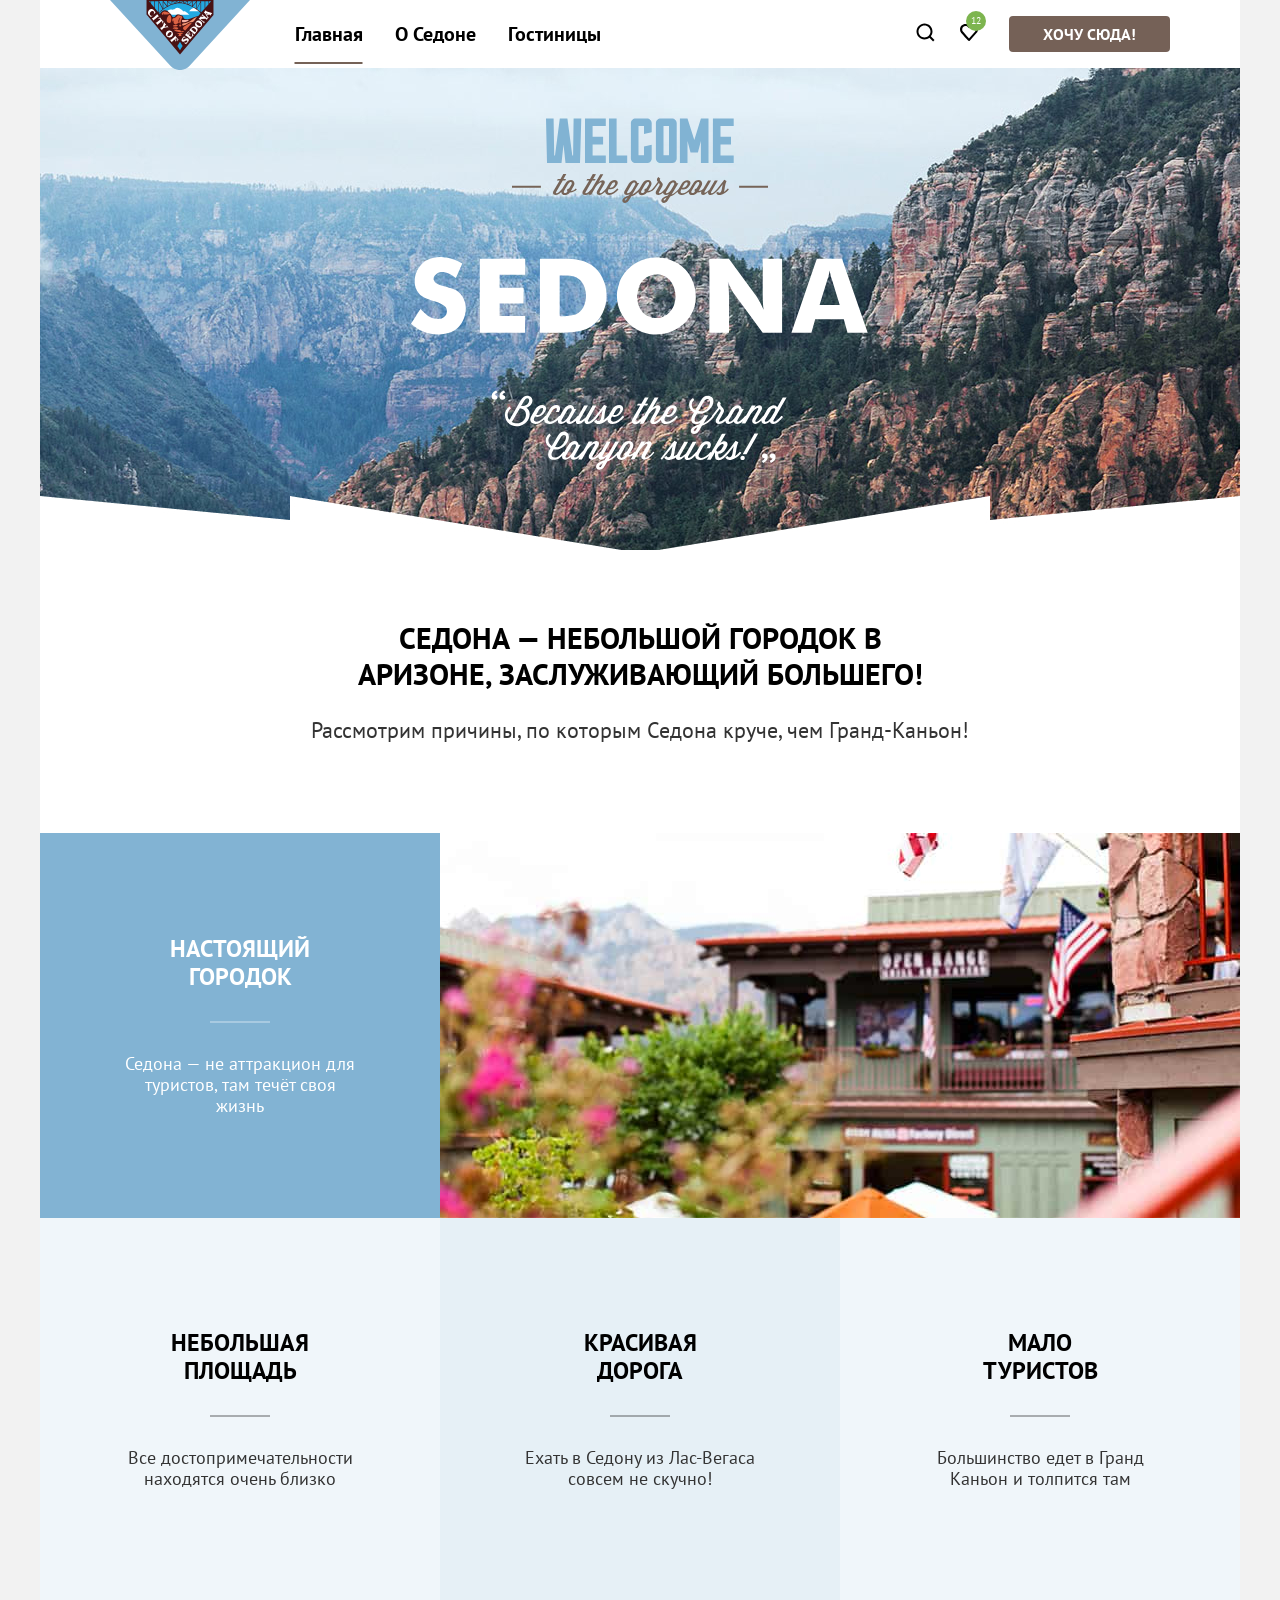
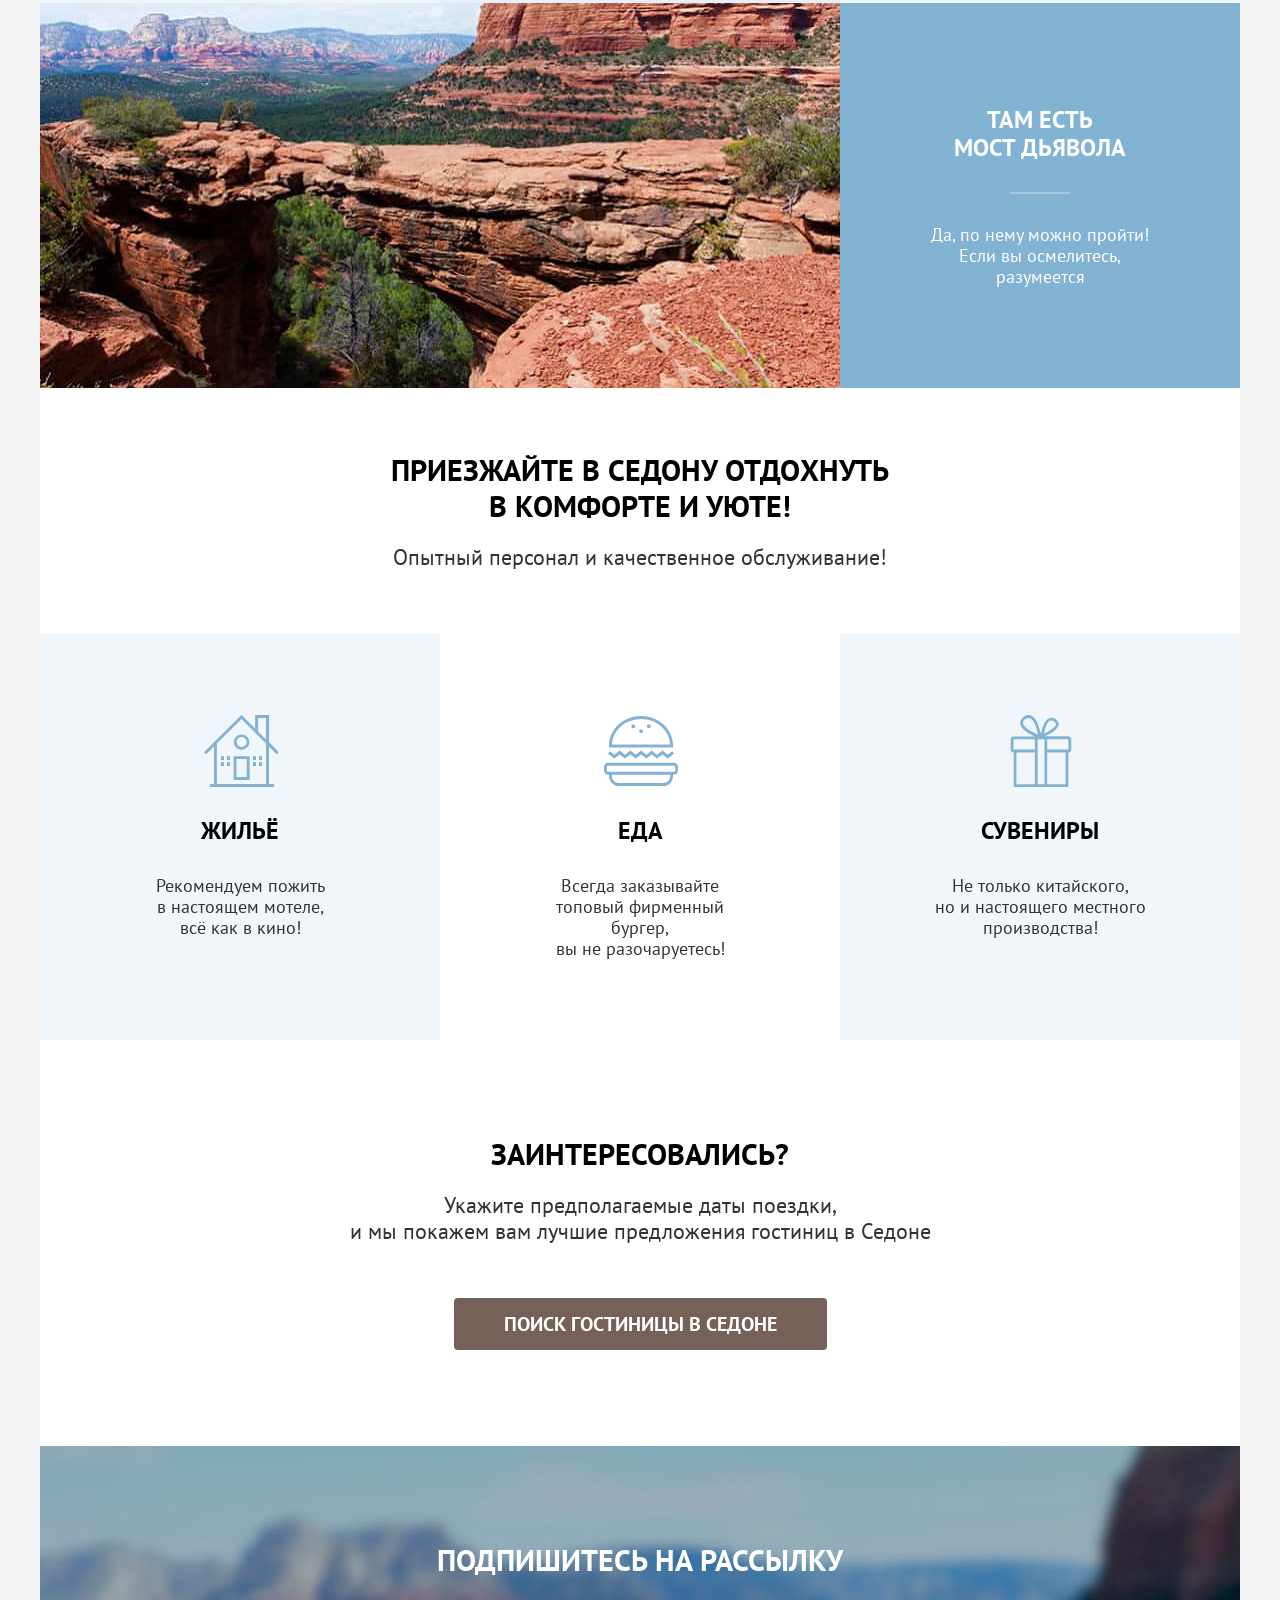
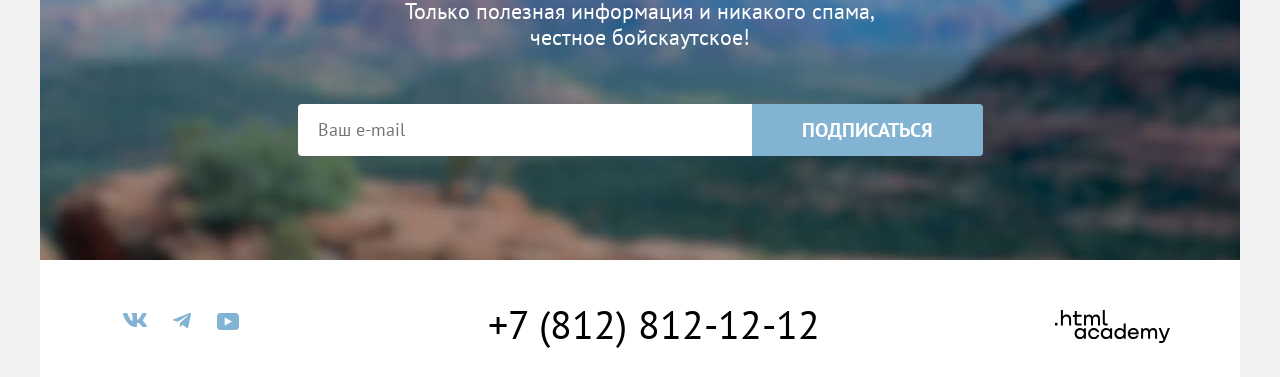
<file: 1/index.html>
<!DOCTYPE html>
<html lang="ru">
  <head>
    <meta charset="utf-8">
    <meta name="viewport" content="width=device-width, initial-scale=1.0">
    <title>Седона, Городок в Аризоне</title>
    <link rel="stylesheet" href="styles/style.css">
    <link rel="icon" href="favicon.ico">
    <base href="https://htmlacademy-htmlcss.github.io/2596319-sedona-2/1/">
</head>
  <body>
    <div class="page_container">
      <header class="header" data-test="header">
        <nav class="header_navigation">
          <a class="header_navigation--logo" href="index.html"><img src="images/logo.svg" width="140" height="70"
          alt="Городок Седона"></a>
          <div class="header_navigation--container">
            <ul class="header_navigation--linklist">
              <li class="header_navigation--linklist--item">
                <a href="index.html">Главная</a>
              </li>
              <li class="header_navigation--linklist--item">
                <a href="#">О Седоне</a>
              </li>
              <li class="header_navigation--linklist--item">
                <a href="hotels.html">Гостиницы</a>
              </li>
            </ul>
            <ul class="header_navigation--interactlist">
              <li class="header_navigation--interactlist--wrapper">
                <li class="header_navigation--interactlist--item">
                  <a class="header_navigation--interactlist--item--search" href="#">
                    <svg width="20" height="20" viewBox="0 0 20 20" fill="black" xmlns="http://www.w3.org/2000/svg">
                      <path d="M19.5 18.0083L15.8 14.3287C16.8 13.0359 17.5 11.3453 17.5 9.4558C17.5 5.08011 13.9 1.5 9.5 1.5C5.1 1.5 1.5 5.17956 1.5 9.55525C1.5 13.9309 5.1 17.511 9.5 17.511C11.3 17.511 13 16.9144 14.4 15.8204L18.1 19.5L19.5 18.0083ZM9.5 15.5221C6.2 15.5221 3.5 12.837 3.5 9.55525C3.5 6.27348 6.2 3.5884 9.5 3.5884C12.8 3.5884 15.5 6.27348 15.5 9.55525C15.5 12.837 12.8 15.5221 9.5 15.5221Z"/>
                    </svg>
                    <span class="visually_hidden">Поиск</span>
                  </a>
                </li>
                <li class="header_navigation--interactlist--item">
                  <a class="header_navigation--interactlist--item--favorite" href="#">
                    <svg width="20" height="20" viewBox="0 0 20 20" fill="black" xmlns="http://www.w3.org/2000/svg">
                      <path d="M9.9 19C9.6 19 9.3 18.9 9.1 18.6C3.7 12.5 2.4 11.1 2.1 10.7C1.4 9.8 1 8.6 1 7.4C1 4.4 3.4 2 6.5 2C7.8 2 9 2.5 10 3.3C11 2.5 12.3 2 13.5 2C16.5 2 19 4.4 19 7.4C19 8.7 18.5 9.9 17.7 10.8L10.7 18.7C10.5 18.9 10.3 19 9.9 19ZM3.9 9.5C4.2 9.9 7.4 13.5 10 16.4L16.2 9.4C16.7 8.9 16.9 8.2 16.9 7.4C16.9 5.6 15.4 4.1 13.6 4.1C12.6 4.1 11.6 4.6 10.9 5.4C10.6 5.7 10.3 5.8 10 5.8C9.7 5.8 9.4 5.6 9.2 5.4C8.5 4.6 7.5 4.1 6.5 4.1C4.7 4.1 3.2 5.6 3.2 7.4C3.1 8.3 3.5 9 3.9 9.5C3.8 9.5 3.8 9.5 3.9 9.5Z"/>
                    </svg>
                    <span class="visually_hidden">В избранное</span>
                    <span class="header_navigation--interactlist--item--favorite--quantity">12</span>
                  </a>
                </li>
              <li class="header_navigation--interactlist--item--wantthere">
                <a href="#">Хочу сюда!</a>
              </li>
            </ul>
          </div>
        </nav>
      </header>
      <main data-test="main">
        <section class="welcome" data-test="hero">
          <h1 class="welcome_title visually_hidden">Седона, городок в Аризоне</h1>
          <img class="welcome_img" src="images/welcometosedona.svg"
            alt="Welcome to the gorgeous Sedona, because the Grand Canyon sucks!" width="458" height="352">
        </section>
        <section class="pros" data-test="advantages">
          <h2 class="pros_title">Седона — небольшой городок в Аризоне,
            заслуживающий большего!
          </h2>
          <p class="pros_desc">Рассмотрим причины, по которым Седона круче, чем Гранд-Каньон!</p>
          <ul class="pros_container">
            <li class="pros_container--reason">
              <h3 class="pros_container--reason--title">Настоящий городок</h3>
              <div class="pros_container--reason--blueishborder"></div>
              <p class="pros_container--reason--desc">Седона — не аттракцион для туристов, там течёт своя
                жизнь</p>
            </li>
            <li class="pros_container--townhall"><img src="images/townhall.jpg" alt="В Седоне лучше, чем в мегаполисах" width="800" height="385">
            </li>
            <li class="pros_container--reason">
              <h3 class="pros_container--reason--title">Небольшая площадь</h3>
              <div class="pros_container--reason--border"></div>
              <p class="pros_container--reason--desc">Все достопримечательности находятся очень близко</p>
            </li>
            <li class="pros_container--reason">
              <h3 class="pros_container--reason--title">Красивая дорога</h3>
              <div class="pros_container--reason--border"></div>
              <p class="pros_container--reason--desc">Ехать в Седону из Лас-Вегаса совсем не скучно!</p>
            </li>
            <li class="pros_container--reason">
              <h3 class="pros_container--reason--title">Мало туристов</h3>
              <div class="pros_container--reason--border"></div>
              <p class="pros_container--reason--desc">Большинство едет в Гранд Каньон и толпится там</p>
            </li>
            <li class="pros_container--img"><img src="images/canyon.jpg" alt="Гранд Каньон" width="800" height="385"></li>
            <li class="pros_container--reason">
              <h3 class="pros_container--reason--title">Там есть мост дьявола</h3>
              <div class="pros_container--reason--blueishborder"></div>
              <p class="pros_container--reason--desc">Да, по нему можно пройти! Если вы осмелитесь,
                разумеется</p>
            </li>
          </ul>
        </section>
        <section class="whyus">
          <h2 class="whyus_title">Приезжайте в Седону отдохнуть в комфорте и уюте!</h2>
          <p class="whyus_desc">Опытный персонал и качественное обслуживание!</p>
          <ul class="whyus_container">
            <li class="whyus_container--content">
              <h3 class="whyus_container--content--title">Жильё</h3>
              <p class="whyus_container--content--desc">Рекомендуем пожить <br>в настоящем мотеле, <br>всё как в
                кино!</p>
            </li>
            <li class="whyus_container--content">
              <h3 class="whyus_container--content--title">Еда</h3>
              <p class="whyus_container--content--desc">Всегда заказывайте <br>топовый фирменный бургер, <br>вы не
                разочаруетесь!</p>
            </li>
            <li class="whyus_container--content">
              <h3 class="whyus_container--content--title">Сувениры</h3>
              <p class="whyus_container--content--desc">Не только китайского, <br>но и настоящего местного
                производства!</p>
            </li>
          </ul>
        </section>
        <section class="search" data-test="search">
          <h2 class="search_title">Заинтересовались?</h2>
          <p class="search_desc">Укажите предполагаемые даты поездки, <br>
            и мы покажем вам лучшие предложения гостиниц в Седоне
          </p>
          <button class="search_openmodalbutton" id="openModalBtn">ПОИСК ГОСТИНИЦЫ В СЕДОНЕ</button>
        </section>
        <section class="subscribe" data-test="subscribe">
          <h2 class="subscribe_title">Подпишитесь на рассылку</h2>
          <p class="subscribe_desc">Только полезная информация и никакого спама, честное бойскаутское!</p>
          <form class="subscribe_container" action="https://echo.htmlacademy.ru/" method="post">
            <input class="subscribe_container--input" type="email" placeholder="Ваш e-mail" name="email" required>
            <button class="subscribe_container--button" type="submit">Подписаться</button>
          </form>
        </section>
      </main>
      <footer class="footer" data-test="footer">
        <ul class="footer_socials">
          <li class="footer_socials--social">
            <a class="footer_socials--social--link" href="https://vk.com/htmlacademy">
              <svg width="24" height="14" viewBox="0 0 24 14" fill="#83B3D3" xmlns="http://www.w3.org/2000/svg">
                <path fill-rule="evenodd" clip-rule="evenodd"
                  d="M23.45 0.948C23.616 0.402 23.45 0 22.655 0H20.03C19.362 0 19.054 0.347 18.887 0.73C18.887 0.73 17.552 3.926 15.661 6.002C15.049 6.604 14.771 6.795 14.437 6.795C14.27 6.795 14.019 6.604 14.019 6.057V0.948C14.019 0.292 13.835 0 13.279 0H9.151C8.734 0 8.483 0.304 8.483 0.593C8.483 1.214 9.429 1.358 9.526 3.106V6.904C9.526 7.737 9.373 7.888 9.039 7.888C8.149 7.888 5.984 4.677 4.699 1.003C4.45 0.288 4.198 0 3.527 0H0.9C0.15 0 0 0.347 0 0.73C0 1.412 0.89 4.8 4.145 9.281C6.315 12.341 9.37 14 12.153 14C13.822 14 14.028 13.632 14.028 12.997V10.684C14.028 9.947 14.186 9.8 14.715 9.8C15.105 9.8 15.772 9.992 17.33 11.467C19.11 13.216 19.403 14 20.405 14H23.03C23.78 14 24.156 13.632 23.94 12.904C23.702 12.18 22.852 11.129 21.725 9.882C21.113 9.172 20.195 8.407 19.916 8.024C19.527 7.533 19.638 7.314 19.916 6.877C19.916 6.877 23.116 2.451 23.449 0.948H23.45Z" />
              </svg>
            </a>
          </li>
          <li class="footer_socials--social">
            <a class="footer_socials--social--link" href="https://t.me/htmlacademy">
              <svg width="18" height="16" viewBox="0 0 18 16" fill="#83B3D3" xmlns="http://www.w3.org/2000/svg">
                <path
                  d="M16.785 0.0992597L0.840489 6.24775C-0.247661 6.68481 -0.241365 7.29184 0.640845 7.56253L4.73445 8.83953L14.2058 2.8637C14.6537 2.59121 15.0629 2.7378 14.7265 3.03636L7.05283 9.96185H7.05104L7.05283 9.96275L6.77045 14.1823C7.18413 14.1823 7.36669 13.9925 7.59871 13.7686L9.58705 11.8351L13.7229 14.89C14.4855 15.31 15.0332 15.0941 15.2229 14.1841L17.9379 1.38885C18.2158 0.274623 17.5126 -0.229883 16.785 0.0992597V0.0992597Z"
                   />
              </svg>
            </a>
          </li>
          <li class="footer_socials--social">
            <a class="footer_socials--social--link" href="https://www.youtube.com/user/htmlacademyru">
              <svg width="22" height="17" viewBox="0 0 22 17" fill="#83B3D3" xmlns="http://www.w3.org/2000/svg">
                <path
                  d="M18.607 0H3.17413C1.31343 0 0 1.59375 0 3.4V13.4937C0 15.4062 1.31343 17 3.17413 17H18.8259C20.4677 17 22 15.4063 22 13.6V3.4C21.7811 1.59375 20.4677 0 18.607 0ZM7.66169 12.5375V4.4625L14.995 8.5L7.66169 12.5375Z" />
              </svg>
            </a>
          </li>
        </ul>
        <a class="footer_phone" href="tel:+78128121212">+7 (812) 812-12-12</a>
        <a class="footer_author" href="https://htmlacademy.ru/intensive/htmlcss">
          <svg width="115" height="33" viewBox="0 0 115 33" fill="black" xmlns="http://www.w3.org/2000/svg">
            <g clip-path="url(#clip0_33515_1190)">
            <path d="M0 12.9V15.5H2.5V12.9H0Z" />
            <path d="M11.6 4.5C10 4.5 8.8 5.2 8 6.2H7.9V0H5.9V15.5H7.9V10.2C7.9 8.1 9.2 6.6 11.2 6.6C13 6.6 14.1 8 14.1 9.8V15.5H16.1V9.4C16.2 6.4 14.3 4.5 11.6 4.5Z"/>
            <path d="M26.6 4.8H21.8V1.1H19.8V4.9H17.9V6.9H19.8V12.9C19.8 14.6 20.8 15.6 22.5 15.6H26.6V13.6H22.9C22.2 13.6 21.8 13.2 21.8 12.5V6.8H26.6V4.8Z"/>
            <path d="M41.1 4.6C39.5 4.6 38.2 5.4 37.6 6.7H37.5C36.9 5.5 35.7 4.6 34.1 4.6C32.7 4.6 31.6 5.4 31 6.4H30.9V4.8H29V15.4H31V10C31 8 32 6.5 33.6 6.5C35.1 6.5 36 7.5 36 9.1V15.4H38V9.8C38 7.4 39.4 6.5 40.6 6.5C42.1 6.5 43 7.5 43 9.1V15.4H45V8.9C45.1 6.4 43.6 4.6 41.1 4.6Z"/>
            <path d="M47.8 12.7C47.8 14.4 48.8 15.4 50.6 15.4H52.6V13.4H50.9C50.2 13.4 49.8 13 49.8 12.3V0H47.8V12.7Z"/>
            <path d="M28.9 19.7C28 18.6 26.7 17.9 25 17.9C21.9 17.9 19.6 20.2 19.6 23.5C19.6 26.8 21.9 29.1 25 29.1C26.8 29.1 28 28.3 28.8 27.2H28.9V28.8H30.9V18.2H28.9V19.7ZM25.3 27.1C23.1 27.1 21.7 25.5 21.7 23.5C21.7 21.5 23.1 19.9 25.3 19.9C27.5 19.9 28.9 21.5 28.9 23.5C28.9 25.4 27.5 27.1 25.3 27.1Z"/>
            <path d="M44.2 22C43.7 19.6 41.6 17.9 38.8 17.9C35.4 17.9 33.2 20.4 33.2 23.5C33.2 26.6 35.4 29.1 38.8 29.1C41.6 29.1 43.7 27.3 44.2 24.9H42.1C41.7 26.2 40.4 27.2 38.8 27.2C36.6 27.2 35.2 25.6 35.2 23.6C35.2 21.6 36.6 20 38.8 20C40.4 20 41.6 21 42.1 22.2H44.2V22Z"/>
            <path d="M55.1 19.7C54.2 18.6 52.9 17.9 51.2 17.9C48.1 17.9 45.8 20.2 45.8 23.5C45.8 26.8 48.1 29.1 51.2 29.1C53 29.1 54.2 28.3 55 27.2H55.1V28.8H57.1V18.2H55.1V19.7ZM51.5 27.1C49.3 27.1 47.9 25.5 47.9 23.5C47.9 21.5 49.3 19.9 51.5 19.9C53.7 19.9 55.1 21.5 55.1 23.5C55.1 25.4 53.6 27.1 51.5 27.1Z"/>
            <path d="M68.7 19.8C67.8 18.7 66.5 17.9 64.8 17.9C61.7 17.9 59.4 20.2 59.4 23.5C59.4 26.8 61.6 29.1 64.8 29.1C66.5 29.1 67.8 28.3 68.6 27.3H68.7V28.8H70.7V13.4H68.7V19.8ZM65.1 27.1C62.9 27.1 61.5 25.5 61.5 23.5C61.5 21.5 62.9 19.9 65.1 19.9C67.3 19.9 68.7 21.5 68.7 23.5C68.6 25.5 67.2 27.1 65.1 27.1Z"/>
            <path d="M78.3 17.9C75 17.9 72.8 20.4 72.8 23.5C72.8 26.5 74.9 29.1 78.3 29.1C80.8 29.1 82.8 27.8 83.5 25.5H81.4C80.9 26.5 79.8 27.1 78.4 27.1C76.5 27.1 75.1 25.8 75 24.2H83.8C84 20.6 81.8 17.9 78.3 17.9ZM78.3 19.8C80 19.8 81.3 20.8 81.6 22.4H75.1C75.4 20.9 76.6 19.8 78.3 19.8Z"/>
            <path d="M98.2 17.9C96.6 17.9 95.3 18.7 94.6 19.9H94.5C93.9 18.7 92.7 17.9 91.1 17.9C89.7 17.9 88.6 18.6 88 19.7V18.2H86.1V28.8H88.1V23.4C88.1 21.4 89.1 20 90.7 19.9C92.2 19.9 93.1 20.9 93.1 22.5V28.8H95.1V23.2C95.1 20.8 96.5 19.9 97.7 19.9C99.2 19.9 100.1 20.9 100.1 22.5V28.8H102.1V22.3C102.2 19.7 100.7 17.9 98.2 17.9Z"/>
            <path d="M109.4 27L105.8 18.1H103.6L108.4 29.7C108.1 30.6 107.7 30.9 106.7 30.9H104.2V32.9H106.7C108.5 32.9 109.5 32.1 110.2 30.3L114.9 18.1H112.8L109.4 27Z"/>
            </g>
            <defs>
            <clipPath id="clip0_33515_1190">
            <rect width="115" height="33"/>
            </clipPath>
            </defs>
          </svg>
        </a>
      </footer>
    </div>
<section class="modal_container" id="modal" data-modal>
      <form class="modal_container--content" action="https://echo.htmlacademy.ru/">
        <span class="modal_container--close" id="closeModalBtn">
          <svg width="20" height="20" viewBox="0 0 20 20" fill="black" xmlns="http://www.w3.org/2000/svg">
            <path d="M16.8113 4.10362L15.519 2.81131L9.81128 8.519L4.10359 2.81131L2.81128 4.10362L8.51897 9.81131L2.81128 15.519L4.10359 16.8113L9.81128 11.1036L15.519 16.8113L16.8113 15.519L11.1036 9.81131L16.8113 4.10362Z"/>
          </svg>
        </span>
        <h2 class="modal_container--content--title">Поиск гостиницы в Седоне</h2>
        <div class="modal_container--content--configure">
          <label class="modal_container--content--configure--date" for="movein-date">Дата заезда:</label>
          <div class="modal_container--content--configure--wrapper">
            <div class="modal_container--content--configure--wrapper--input">
              <input name="movein-date" id="movein-date" type="text" value="27 апреля 2020" placeholder="Введите дату заезда" required>
            </div>
            <p class="modal_container--content--configure--wrapper--error">Мы не можем отправить вас в прошлое.</p>
          </div>
        </div>
        <div class="modal_container--content--configure">
          <label class="modal_container--content--configure--date" for="moveout-date">Дата выезда:</label>
          <div class="modal_container--content--configure--wrapper">
            <div class="modal_container--content--configure--wrapper--input">
              <input name="moveout-date" id="moveout-date" type="text" value="1 сентября 2023" placeholder="Введите дату выезда" required>
            </div>
            <p class="modal_container--content--configure--wrapper--accepted">На эти даты есть свободные номера. Пока есть.</p>
          </div>
        </div>
        <div class="modal_container--content--visitorswrapper">
          <div class="modal_container--content--visitorswrapper--parentscount">
            <label class="modal_container--content--visitorswrapper--parentscount--text" for="parents-count">Взрослые:</label>
            <div class="modal_container--content--visitorswrapper--parentscount--stepper">
              <button class="modal_container--content--visitorswrapper--parentscount--stepper--step" type="button" onclick="this.parentNode.querySelector('input').stepDown()">–</button>
              <input name="parents-count" id="parents-count" class="modal_container--content--visitorswrapper--parentscount--stepper--amount" type="number" value="2" min="1" readonly>
              <button class="modal_container--content--visitorswrapper--parentscount--stepper--step" type="button" onclick="this.parentNode.querySelector('input').stepUp()">+</button>
            </div>
          </div>
          <div class="modal_container--content--visitorswrapper--childrencount">
            <div class="modal_container--content--visitorswrapper--childrencount--forwhowrapper">
              <label class="modal_container--content--visitorswrapper--childrencount--forwhowrapper--text" for="children-count">Дети: </label>
              <div class="modal_container--content--visitorswrapper--childrencount--forwhowrapper--tooltip">
                <span class="modal_container--content--visitorswrapper--childrencount--forwhowrapper--tooltip--icon">i</span>
                <div class="modal_container--content--visitorswrapper--childrencount--forwhowrapper--tooltip--content">
                  Укажите количество детей, которые будут с вами, возраст которых от 6 до 18 лет. Дети до 6 лет размещаются бесплатно.
                </div>
              </div>
            </div>
            <div class="modal_container--content--visitorswrapper--childrencount--stepper">
              <button class="modal_container--content--visitorswrapper--childrencount--stepper--step" type="button" onclick="this.parentNode.querySelector('input').stepDown()">–</button>
              <input name="children-count" id="children-count" class="modal_container--content--visitorswrapper--childrencount--stepper--amount" type="number" value="2" min="1" readonly>
              <button class="modal_container--content--visitorswrapper--childrencount--stepper--step" type="button" onclick="this.parentNode.querySelector('input').stepUp()">+</button>
            </div>
          </div>
        </div>
        <button class="modal_container--content--search" type="submit">Найти</button>
      </form>
    </section>
    <script src="script.js"></script>
  </body>
</html>
</file>
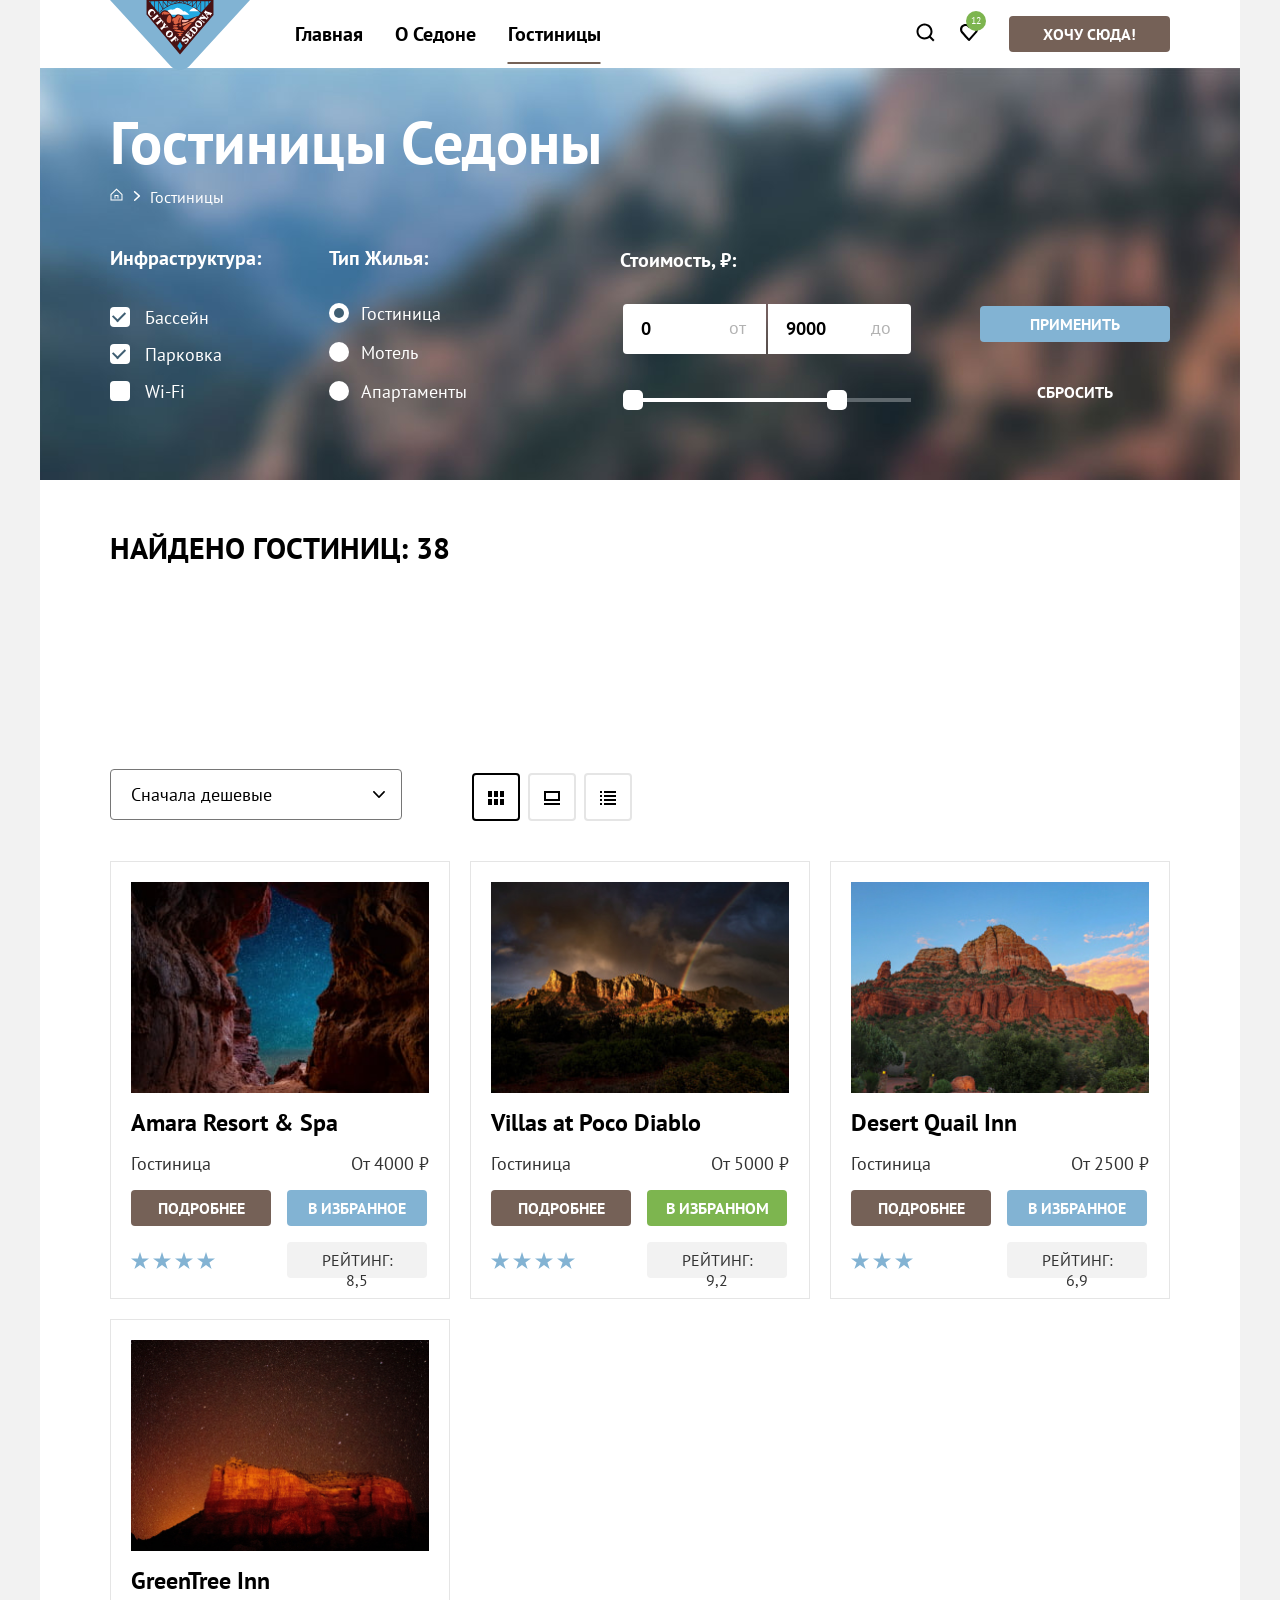
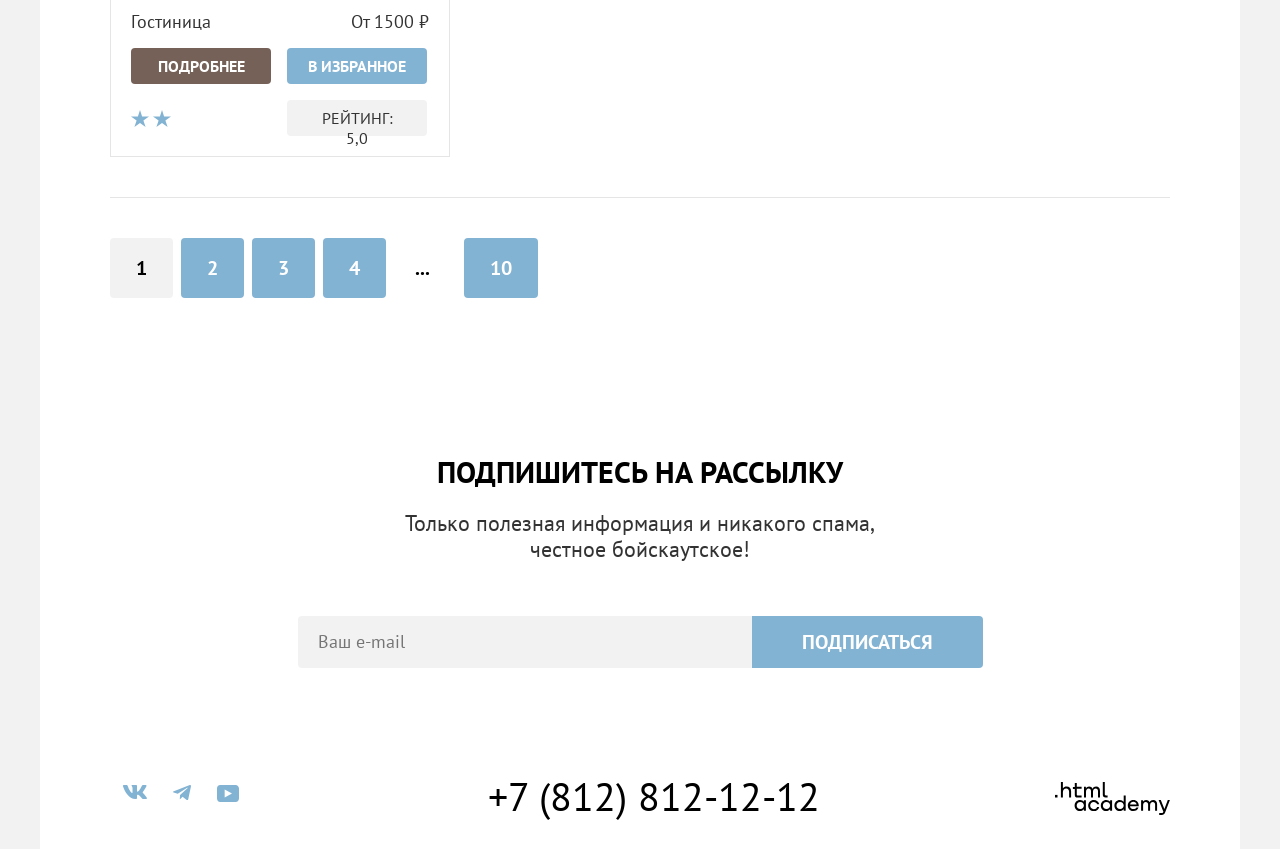
<file: 1/hotels.html>
<!DOCTYPE html>
<html lang="en">
  <head>
    <meta charset="UTF-8">
    <meta name="viewport" content="width=device-width, initial-scale=1.0">
    <title>Гостиницы в Седоне</title>
    <link rel="stylesheet" href="styles/hotels.css">
    <link rel="icon" href="favicon.ico">
    <base href="https://htmlacademy-htmlcss.github.io/2596319-sedona-2/1/">
</head>
  <body>
    <div class="page_container">
      <header class="header" data-test="header">
        <nav class="header_navigation">
          <a class="header_navigation--logo" href="index.html"><img src="images/logo.svg" width="140" height="70"
          alt="Городок Седона"></a>
          <div class="header_navigation--container">
            <ul class="header_navigation--linklist">
              <li class="header_navigation--linklist--item">
                <a href="index.html">Главная</a>
              </li>
              <li class="header_navigation--linklist--item">
                <a href="#">О Седоне</a>
              </li>
              <li class="header_navigation--linklist--item">
                <a href="hotels.html">Гостиницы</a>
              </li>
            </ul>
            <ul class="header_navigation--interactlist">
              <li class="header_navigation--interactlist--wrapper">
                <li class="header_navigation--interactlist--item">
                  <a class="header_navigation--interactlist--item--search" href="#">
                    <svg width="20" height="20" viewBox="0 0 20 20" fill="black" xmlns="http://www.w3.org/2000/svg">
                      <path d="M19.5 18.0083L15.8 14.3287C16.8 13.0359 17.5 11.3453 17.5 9.4558C17.5 5.08011 13.9 1.5 9.5 1.5C5.1 1.5 1.5 5.17956 1.5 9.55525C1.5 13.9309 5.1 17.511 9.5 17.511C11.3 17.511 13 16.9144 14.4 15.8204L18.1 19.5L19.5 18.0083ZM9.5 15.5221C6.2 15.5221 3.5 12.837 3.5 9.55525C3.5 6.27348 6.2 3.5884 9.5 3.5884C12.8 3.5884 15.5 6.27348 15.5 9.55525C15.5 12.837 12.8 15.5221 9.5 15.5221Z"/>
                    </svg>
                    <span class="visually_hidden">Поиск</span>
                  </a>
                </li>
                <li class="header_navigation--interactlist--item">
                  <a class="header_navigation--interactlist--item--favorite" href="#">
                    <svg width="20" height="20" viewBox="0 0 20 20" fill="black" xmlns="http://www.w3.org/2000/svg">
                      <path d="M9.9 19C9.6 19 9.3 18.9 9.1 18.6C3.7 12.5 2.4 11.1 2.1 10.7C1.4 9.8 1 8.6 1 7.4C1 4.4 3.4 2 6.5 2C7.8 2 9 2.5 10 3.3C11 2.5 12.3 2 13.5 2C16.5 2 19 4.4 19 7.4C19 8.7 18.5 9.9 17.7 10.8L10.7 18.7C10.5 18.9 10.3 19 9.9 19ZM3.9 9.5C4.2 9.9 7.4 13.5 10 16.4L16.2 9.4C16.7 8.9 16.9 8.2 16.9 7.4C16.9 5.6 15.4 4.1 13.6 4.1C12.6 4.1 11.6 4.6 10.9 5.4C10.6 5.7 10.3 5.8 10 5.8C9.7 5.8 9.4 5.6 9.2 5.4C8.5 4.6 7.5 4.1 6.5 4.1C4.7 4.1 3.2 5.6 3.2 7.4C3.1 8.3 3.5 9 3.9 9.5C3.8 9.5 3.8 9.5 3.9 9.5Z"/>
                    </svg>
                    <span class="visually_hidden">В избранное</span>
                    <span class="header_navigation--interactlist--item--favorite--quantity">12</span>
                  </a>
                </li>
                <li class="header_navigation--interactlist--item--wantthere">
                  <a href="#">Хочу сюда!</a>
              </li>
            </ul>
          </div>
        </nav>
      </header>
      <main data-test="main">
        <div class="filter_background">
          <div class="filter_container">
            <section class="hotels">
              <h1 class="hotels_title">Гостиницы Седоны</h1>
              <ul class="hotels_breadcrumbs">
                <li class="hotels_breadcrumbs--item">
                  <a href="index.html"><img src="images/minihome.svg" alt="На главную"></a>
                </li>
                <li class="hotels_breadcrumbs--item">
                  <a href="#">Гостиницы</a>
                </li>
              </ul>
            </section>
            <section class="filters" data-test="filter">
              <h2 class="filters_title visually_hidden">Фильтры</h2>
              <form class="filters_container" action="https://echo.htmlacademy.ru/" method="post">
                <div class="filters_container--housingtype">
                  <fieldset class="filters_container--content">
                    <legend class="filters_container--content--title">Инфраструктура:</legend>
                    <ul class="filters_container--content--checklist">
                      <li class="filters_container--content--checklist--item">
                        <label class="filters_container--content--checklist--item--label" for="pool">
                          <input class="filters_container--content--checklist--item--label--input" name="infastracture"
                            type="checkbox" id="pool" value="pool" checked>
                          Бассейн
                        </label>
                      </li>
                      <li class="filters_container--content--checklist--item">
                        <label class="filters_container--content--checklist--item--label" for="parkinglot">
                          <input class="filters_container--content--checklist--item--label--input" name="infastracture"
                            type="checkbox" id="parkinglot" value="parkinglot" checked>
                          Парковка
                        </label>
                      </li>
                      <li class="filters_container--content--checklist--item">
                        <label class="filters_container--content--checklist--item--label" for="wifi">
                          <input class="filters_container--content--checklist--item--label--input" name="infastracture"
                            type="checkbox" id="wifi" value="wifi">
                          Wi-Fi
                        </label>
                      </li>
                    </ul>
                  </fieldset>
                  <fieldset class="filters_container--content">
                    <legend class="filters_container--content--title">Тип жилья:</legend>
                    <ul class="filters_container--content--inputlist">
                      <li class="filters_container--content--inputlist--item">
                        <label class="filters_container--content--inputlist--item--label" for="hotel">
                          <input class="filters_container--content--inputlist--item--label--input" type="radio"
                            name="housing_type" id="hotel" value="hotel" checked>
                          Гостиница
                        </label>
                      </li>
                      <li class="filters_container--content--inputlist--item">
                        <label class="filters_container--content--inputlist--item--label" for="motel">
                          <input class="filters_container--content--inputlist--item--label--input" type="radio"
                            name="housing_type" id="motel" value="motel">
                          Мотель
                        </label>
                      </li>
                      <li class="filters_container--content--inputlist--item">
                        <label class="filters_container--content--inputlist--item--label" for="apartment">
                          <input class="filters_container--content--inputlist--item--label--input" type="radio"
                            name="housing_type" id="apartment" value="apartment">
                          Апартаменты
                        </label>
                      </li>
                    </ul>
                  </fieldset>
                </div>
                <div class="filters_container--pricewrapper">
                  <fieldset class="filters_container--price">
                    <legend class="filters_container--price--title">Стоимость, ₽:</legend>
                    <div class="filters_container--price--boundaries">
                      <div class="filters_container--price--boundaries--wrapper">
                        <input class="filters_container--price--boundaries--wrapper--input" type="number" name="from" placeholder="от"
                          value="0">
                        <span class="filters_container--price--boundaries--wrapper--hint">от</span>
                      </div>
                      <div class="filters_container--price--boundaries--wrapper">
                        <input class="filters_container--price--boundaries--wrapper--input" type="number" name="from" placeholder="от"
                          value="9000">
                        <span class="filters_container--price--boundaries--wrapper--hint">до</span>
                      </div>
                    </div>
                    <div class="filters_container--pricewrapper--slider">
                      <button class="filters_container--pricewrapper--slider--rangebutton"></button>
                      <div class="filters_container--pricewrapper--slider--whiteline">a</div>
                      <button class="filters_container--pricewrapper--slider--rangebutton"></button>
                      <div class="filters_container--pricewrapper--slider--greyline">a</div>
                    </div>
                  </fieldset>
                  <div class="filters_conf">
                    <button class="filters_container--apply" type="submit">Применить</button>
                    <button class="filters_container--reset" type="reset">Сбросить</button>
                  </div>
                </div>
              </form>
            </section>
          </div>
        </div>
        <section class="find" data-test="catalog">
          <div class="find_maininfo">
            <h2 class="find_title">Найдено гостиниц: 38</h2>
            <div class="find_maininfo--container">
              <select class="find_sortingselect" name="sort" id="sortselect">
                <option class="find_sortingselect--option" value="cheapest first" selected>Сначала дешевые</option>
              </select>
              <ul class="find_appearance">
                <li class="find_appearance--item">
                  <button class="find_appearance--item--button">
                    <span class="visually_hidden">Сеточный режим просмотра</span>
                  </button>
                </li>
                <li class="find_appearance--item">
                  <button class="find_appearance--item--button">
                    <span class="visually_hidden">Десктопный режим просмотра</span>
                  </button>
                </li>
                <li class="find_appearance--item">
                  <button class="find_appearance--item--button">
                    <span class="visually_hidden">Списочный режим просмотра</span>
                  </button>
                </li>
              </ul>
            </div>

          </div>
          <ul class="find_container">
            <li class="find_container--content">
              <img class="find_container--content--img" src="images/hotel-1.jpg"
                alt="Пространство между коричневыми камнями, заполненное звездами на темно-синем небе">
              <h3 class="find_container--content--title">Amara Resort & Spa</h3>
              <div class="find_container--content--infowrapper">
                <p class="find_container--content--housingtype">Гостиница</p>
                <p class="find_container--content--price">От 4000 ₽</p>
              </div>
              <div class="find_container--content--interactwrapper">
                <a class="find_container--content--more" href="#">Подробнее</a>
                <button class="find_container--content--favorite">В избранное</button>
                <div class="find_container--content--stars">
                  <img src="images/star.svg" alt="Звезда">
                  <img src="images/star.svg" alt="Звезда">
                  <img src="images/star.svg" alt="Звезда">
                  <img src="images/star.svg" alt="Звезда">
                </div>
                <span class="find_container--content--rating">Рейтинг: 8,5</span>
              </div>
            </li>
            <li class="find_container--content">
              <img class="find_container--content--img" src="images/hotel-2.jpg"
                alt="Радуга над лесистым горизонтом впадает прямо в огромные коричневые камни">
              <h3 class="find_container--content--title">Villas at Poco Diablo</h3>
              <div class="find_container--content--infowrapper">
                <p class="find_container--content--housingtype">Гостиница</p>
                <p class="find_container--content--price">От 5000 ₽</p>
              </div>
              <div class="find_container--content--interactwrapper">
                <a class="find_container--content--more" href="#">Подробнее</a>
                <button class="find_container--content--favorite">В избранном</button>
                <div class="find_container--content--stars">
                  <img src="images/star.svg" alt="Звезда">
                  <img src="images/star.svg" alt="Звезда">
                  <img src="images/star.svg" alt="Звезда">
                  <img src="images/star.svg" alt="Звезда">
                </div>
                <span class="find_container--content--rating">Рейтинг: 9,2</span>
              </div>
            </li>
            <li class="find_container--content">
              <img class="find_container--content--img" src="images/hotel-3.jpg"
                alt="Огромная коричневая гора из коричневых камней над лесистым горизонтом и на фоне синего неба">
              <h3 class="find_container--content--title">Desert Quail Inn</h3>
              <div class="find_container--content--infowrapper">
                <p class="find_container--content--housingtype">Гостиница</p>
                <p class="find_container--content--price">От 2500 ₽</p>
              </div>
              <div class="find_container--content--interactwrapper">
                <a class="find_container--content--more" href="#">Подробнее</a>
                <button class="find_container--content--favorite">В избранное</button>
                <div class="find_container--content--stars">
                  <img src="images/star.svg" alt="Звезда">
                  <img src="images/star.svg" alt="Звезда">
                  <img src="images/star.svg" alt="Звезда">
                </div>
                <span class="find_container--content--rating">Рейтинг: 6,9</span>
              </div>
            </li>
            <li class="find_container--content">
              <img class="find_container--content--img" src="images/hotel-4.jpg"
                alt="Небольшая коричневая гора на фоне оранжевого звёздного неба">
              <h3 class="find_container--content--title">GreenTree Inn</h3>
              <div class="find_container--content--infowrapper">
                <p class="find_container--content--housingtype">Гостиница</p>
                <p class="find_container--content--price">От 1500 ₽</p>
              </div>
              <div class="find_container--content--interactwrapper">
                <a class="find_container--content--more" href="#">Подробнее</a>
                <button class="find_container--content--favorite">В избранное</button>
                <div class="find_container--content--stars">
                  <img src="images/star.svg" alt="Звезда">
                  <img src="images/star.svg" alt="Звезда">
                </div>
                <span class="find_container--content--rating">Рейтинг: 5,0</span>
              </div>
            </li>
          </ul>
          <ul class="find_container--pagination">
            <li class="find_container--pagination--item">
              <button class="find_container--pagination--item--itself">1</button>
            </li>
            <li class="find_container--pagination--item">
              <button class="find_container--pagination--item--itself">2</button>
            </li>
            <li class="find_container--pagination--item">
              <button class="find_container--pagination--item--itself">3</button>
            </li>
            <li class="find_container--pagination--item">
              <button class="find_container--pagination--item--itself">4</button>
            </li>
            <li class="find_container--pagination--item">
              <button class="find_container--pagination--item--itself">...</button>
            </li>
            <li class="find_container--pagination--item">
              <button class="find_container--pagination--item--itself">10</button>
            </li>
          </ul>
        </section>
        <section class="subscribe" data-test="subscribe">
          <h2 class="subscribe_title">Подпишитесь на рассылку</h2>
          <p class="subscribe_desc">Только полезная информация и никакого спама, честное бойскаутское!</p>
          <form class="subscribe_container" action="https://echo.htmlacademy.ru/" method="post">
            <input class="subscribe_container--input" type="email" placeholder="Ваш e-mail" name="email" required>
            <button class="subscribe_container--button" type="submit">Подписаться</button>
          </form>
        </section>
      </main>
      <footer class="footer" data-test="footer">
        <ul class="footer_socials">
          <li class="footer_socials--social">
            <a class="footer_socials--social--link" href="https://vk.com/htmlacademy">
              <svg width="24" height="14" viewBox="0 0 24 14" fill="#83B3D3" xmlns="http://www.w3.org/2000/svg">
                <path fill-rule="evenodd" clip-rule="evenodd"
                  d="M23.45 0.948C23.616 0.402 23.45 0 22.655 0H20.03C19.362 0 19.054 0.347 18.887 0.73C18.887 0.73 17.552 3.926 15.661 6.002C15.049 6.604 14.771 6.795 14.437 6.795C14.27 6.795 14.019 6.604 14.019 6.057V0.948C14.019 0.292 13.835 0 13.279 0H9.151C8.734 0 8.483 0.304 8.483 0.593C8.483 1.214 9.429 1.358 9.526 3.106V6.904C9.526 7.737 9.373 7.888 9.039 7.888C8.149 7.888 5.984 4.677 4.699 1.003C4.45 0.288 4.198 0 3.527 0H0.9C0.15 0 0 0.347 0 0.73C0 1.412 0.89 4.8 4.145 9.281C6.315 12.341 9.37 14 12.153 14C13.822 14 14.028 13.632 14.028 12.997V10.684C14.028 9.947 14.186 9.8 14.715 9.8C15.105 9.8 15.772 9.992 17.33 11.467C19.11 13.216 19.403 14 20.405 14H23.03C23.78 14 24.156 13.632 23.94 12.904C23.702 12.18 22.852 11.129 21.725 9.882C21.113 9.172 20.195 8.407 19.916 8.024C19.527 7.533 19.638 7.314 19.916 6.877C19.916 6.877 23.116 2.451 23.449 0.948H23.45Z" />
              </svg>
            </a>
          </li>
          <li class="footer_socials--social">
            <a class="footer_socials--social--link" href="https://t.me/htmlacademy">
              <svg width="18" height="16" viewBox="0 0 18 16" fill="#83B3D3" xmlns="http://www.w3.org/2000/svg">
                <path
                  d="M16.785 0.0992597L0.840489 6.24775C-0.247661 6.68481 -0.241365 7.29184 0.640845 7.56253L4.73445 8.83953L14.2058 2.8637C14.6537 2.59121 15.0629 2.7378 14.7265 3.03636L7.05283 9.96185H7.05104L7.05283 9.96275L6.77045 14.1823C7.18413 14.1823 7.36669 13.9925 7.59871 13.7686L9.58705 11.8351L13.7229 14.89C14.4855 15.31 15.0332 15.0941 15.2229 14.1841L17.9379 1.38885C18.2158 0.274623 17.5126 -0.229883 16.785 0.0992597V0.0992597Z"
                   />
              </svg>
            </a>
          </li>
          <li class="footer_socials--social">
            <a class="footer_socials--social--link" href="https://www.youtube.com/user/htmlacademyru">
              <svg width="22" height="17" viewBox="0 0 22 17" fill="#83B3D3" xmlns="http://www.w3.org/2000/svg">
                <path
                  d="M18.607 0H3.17413C1.31343 0 0 1.59375 0 3.4V13.4937C0 15.4062 1.31343 17 3.17413 17H18.8259C20.4677 17 22 15.4063 22 13.6V3.4C21.7811 1.59375 20.4677 0 18.607 0ZM7.66169 12.5375V4.4625L14.995 8.5L7.66169 12.5375Z" />
              </svg>
            </a>
          </li>
        </ul>
        <a class="footer_phone" href="tel:+78128121212">+7 (812) 812-12-12</a>
        <a class="footer_author" href="https://htmlacademy.ru/intensive/htmlcss">
          <svg width="115" height="33" viewBox="0 0 115 33" fill="black" xmlns="http://www.w3.org/2000/svg">
            <g clip-path="url(#clip0_33515_1190)">
            <path d="M0 12.9V15.5H2.5V12.9H0Z" />
            <path d="M11.6 4.5C10 4.5 8.8 5.2 8 6.2H7.9V0H5.9V15.5H7.9V10.2C7.9 8.1 9.2 6.6 11.2 6.6C13 6.6 14.1 8 14.1 9.8V15.5H16.1V9.4C16.2 6.4 14.3 4.5 11.6 4.5Z"/>
            <path d="M26.6 4.8H21.8V1.1H19.8V4.9H17.9V6.9H19.8V12.9C19.8 14.6 20.8 15.6 22.5 15.6H26.6V13.6H22.9C22.2 13.6 21.8 13.2 21.8 12.5V6.8H26.6V4.8Z"/>
            <path d="M41.1 4.6C39.5 4.6 38.2 5.4 37.6 6.7H37.5C36.9 5.5 35.7 4.6 34.1 4.6C32.7 4.6 31.6 5.4 31 6.4H30.9V4.8H29V15.4H31V10C31 8 32 6.5 33.6 6.5C35.1 6.5 36 7.5 36 9.1V15.4H38V9.8C38 7.4 39.4 6.5 40.6 6.5C42.1 6.5 43 7.5 43 9.1V15.4H45V8.9C45.1 6.4 43.6 4.6 41.1 4.6Z"/>
            <path d="M47.8 12.7C47.8 14.4 48.8 15.4 50.6 15.4H52.6V13.4H50.9C50.2 13.4 49.8 13 49.8 12.3V0H47.8V12.7Z"/>
            <path d="M28.9 19.7C28 18.6 26.7 17.9 25 17.9C21.9 17.9 19.6 20.2 19.6 23.5C19.6 26.8 21.9 29.1 25 29.1C26.8 29.1 28 28.3 28.8 27.2H28.9V28.8H30.9V18.2H28.9V19.7ZM25.3 27.1C23.1 27.1 21.7 25.5 21.7 23.5C21.7 21.5 23.1 19.9 25.3 19.9C27.5 19.9 28.9 21.5 28.9 23.5C28.9 25.4 27.5 27.1 25.3 27.1Z"/>
            <path d="M44.2 22C43.7 19.6 41.6 17.9 38.8 17.9C35.4 17.9 33.2 20.4 33.2 23.5C33.2 26.6 35.4 29.1 38.8 29.1C41.6 29.1 43.7 27.3 44.2 24.9H42.1C41.7 26.2 40.4 27.2 38.8 27.2C36.6 27.2 35.2 25.6 35.2 23.6C35.2 21.6 36.6 20 38.8 20C40.4 20 41.6 21 42.1 22.2H44.2V22Z"/>
            <path d="M55.1 19.7C54.2 18.6 52.9 17.9 51.2 17.9C48.1 17.9 45.8 20.2 45.8 23.5C45.8 26.8 48.1 29.1 51.2 29.1C53 29.1 54.2 28.3 55 27.2H55.1V28.8H57.1V18.2H55.1V19.7ZM51.5 27.1C49.3 27.1 47.9 25.5 47.9 23.5C47.9 21.5 49.3 19.9 51.5 19.9C53.7 19.9 55.1 21.5 55.1 23.5C55.1 25.4 53.6 27.1 51.5 27.1Z"/>
            <path d="M68.7 19.8C67.8 18.7 66.5 17.9 64.8 17.9C61.7 17.9 59.4 20.2 59.4 23.5C59.4 26.8 61.6 29.1 64.8 29.1C66.5 29.1 67.8 28.3 68.6 27.3H68.7V28.8H70.7V13.4H68.7V19.8ZM65.1 27.1C62.9 27.1 61.5 25.5 61.5 23.5C61.5 21.5 62.9 19.9 65.1 19.9C67.3 19.9 68.7 21.5 68.7 23.5C68.6 25.5 67.2 27.1 65.1 27.1Z"/>
            <path d="M78.3 17.9C75 17.9 72.8 20.4 72.8 23.5C72.8 26.5 74.9 29.1 78.3 29.1C80.8 29.1 82.8 27.8 83.5 25.5H81.4C80.9 26.5 79.8 27.1 78.4 27.1C76.5 27.1 75.1 25.8 75 24.2H83.8C84 20.6 81.8 17.9 78.3 17.9ZM78.3 19.8C80 19.8 81.3 20.8 81.6 22.4H75.1C75.4 20.9 76.6 19.8 78.3 19.8Z"/>
            <path d="M98.2 17.9C96.6 17.9 95.3 18.7 94.6 19.9H94.5C93.9 18.7 92.7 17.9 91.1 17.9C89.7 17.9 88.6 18.6 88 19.7V18.2H86.1V28.8H88.1V23.4C88.1 21.4 89.1 20 90.7 19.9C92.2 19.9 93.1 20.9 93.1 22.5V28.8H95.1V23.2C95.1 20.8 96.5 19.9 97.7 19.9C99.2 19.9 100.1 20.9 100.1 22.5V28.8H102.1V22.3C102.2 19.7 100.7 17.9 98.2 17.9Z"/>
            <path d="M109.4 27L105.8 18.1H103.6L108.4 29.7C108.1 30.6 107.7 30.9 106.7 30.9H104.2V32.9H106.7C108.5 32.9 109.5 32.1 110.2 30.3L114.9 18.1H112.8L109.4 27Z"/>
            </g>
            <defs>
            <clipPath id="clip0_33515_1190">
            <rect width="115" height="33"/>
            </clipPath>
            </defs>
          </svg>
        </a>
      </footer>
    </div>
  </body>
</html>
</file>
<file: 1/styles/style.css>
@font-face {
  font-family: 'PT Sans';
  font-style: normal;
  font-weight: 400;
  font-display: swap;
  src: url("../fonts/ptsans-400.woff2") format("woff2");
}
@font-face {
  font-family: 'PT Sans';
  font-style: normal;
  font-weight: 700;
  font-display: swap;
  src: url("../fonts/ptsans-700.woff2") format("woff2");
}

body {
  background-color: #f2f2f2;
  padding: 0 40px;
  margin: 0;
}
a:focus,
button:focus {
  outline: 3px solid #83B3D3;
  border-radius: 4px;
}

.visually_hidden {
  display: none;
}

img {
  max-width: 100%;
  object-fit: contain;
}
.page_container {
  width: 100%;
  max-width: 1200px;
  margin: 0 auto;
  background-color: #FFFFFF;
}

.header_navigation {
  width: 100%;
  max-width: 1061px;
  margin: 0 auto;
  display: flex;
  justify-content: space-between;
}
.header_navigation--logo {
  margin-bottom: -6px;
}
.header_navigation--container {
  width: 100%;
  max-width: 892px;
  display: flex;
  justify-content: space-between;
  align-items: center;
}

.header_navigation--linklist {
  width: 100%;
  max-width: 339px;
  display: flex;
  list-style: none;
  flex-wrap: wrap;
  padding: 0;
  margin: 0;
}
.header_navigation--linklist--item a {
  font-family: PT Sans;
  font-weight: 700;
  font-style: Bold;
  font-size: 20px;
  line-height: 24px;
  letter-spacing: 0%;
  text-transform: capitalize;
  color: #000000;
  text-decoration: none;
  padding: 20px 16px;
}
.header_navigation--linklist--item:nth-child(1) a{
  text-decoration: underline;
  text-underline-offset: 21px;
  text-decoration-thickness: 2px;
  -webkit-text-decoration-color: #756257;
          text-decoration-color: #756257;
}
.header_navigation--linklist--item a:hover {
  text-decoration: underline;
  text-decoration-thickness: 2px;
  text-underline-offset: 21px;
  -webkit-text-decoration-color: #756257;
          text-decoration-color: #756257;
}
.header_navigation--interactlist {
  width: 100%;
  max-width: 268px;
  display: flex;
  justify-content: space-between;
  align-items: center;
  list-style: none;
  padding-left: 0;
  margin-top: 0;
  margin-bottom: 0;
}
.header_navigation--interactlist--wrapper {
  display: flex;
}
.header_navigation--interactlist--item a {
  font-family: PT Sans;
  font-weight: 700;
  font-style: Bold;
  font-size: 16px;
  line-height: 20px;
  letter-spacing: 0%;
  text-align: center;
  vertical-align: middle;
  text-transform: uppercase;
  text-decoration: none;
  position: relative;
  padding: 22px 12px;
}
.header_navigation--interactlist--item--wantthere a {
  background-color: #756157;
  color: #FFFFFF;
  font-family: PT Sans;
  font-weight: 700;
  font-style: Bold;
  font-size: 16px;
  line-height: 20px;
  letter-spacing: 0%;
  text-align: center;
  vertical-align: middle;
  text-transform: uppercase;
  text-decoration: none;
  padding: 8px 34px;
  border-radius: 4px;
  margin-left: 18px;
}
.header_navigation--interactlist--item--wantthere a:hover {
  background-color: #615048;
}
.header_navigation--interactlist--item--wantthere a:active {
  color: #FFFFFF4D;
}
.header_navigation--interactlist--item--wantthere a:focus {
  color: #FFFFFF4D;
}
.header_navigation--interactlist--item--wantthere a:disabled {
  background-color:#e5e5e5;
}

.header_navigation--interactlist--item--favorite svg:hover {
  fill: #615048;
}
.header_navigation--interactlist--item--favorite svg:focus {
  fill: #756157;
}
.header_navigation--interactlist--item--favorite svg:active {
  fill: #756157;
}

.header_navigation--interactlist--item--search svg:hover {
  fill: #615048;
}
.header_navigation--interactlist--item--search svg:focus {
  fill: #756157;
}
.header_navigation--interactlist--item--search svg:active {
  fill: #756157;
}
.header_navigation--interactlist--item--favorite--quantity {
  font-family: PT Sans;
  font-weight: 400;
  font-size: 10px;
  line-height: 10px;
  letter-spacing: 0%;
  text-align: center;
  color: #FFFFFF;
  border: none;
  outline: none;
  background-color: #7DB54F;
  padding: 5px;
  border-radius: 50%;
  position: absolute;
  top: 7px;
  right: 5px;
}
.welcome {
  background-image: url(../images/hero-background.jpg);
  background-repeat: no-repeat;
  background-size: cover;
  margin-bottom: 70px;
  background-color:#68A2CA
}

.welcome_img {
  display: block;
  margin: 0 auto;
  padding-top: 50px;
  padding-bottom: 80px;
}


.pros_title {
  font-family: PT Sans;
  font-weight: 700;
  font-style: Bold;
  font-size: 30px;
  line-height: 36px;
  letter-spacing: 0%;
  text-transform: uppercase;
  text-align: center;
  color:#000000;
  width: 620px;
  display: block;
  margin: 0 auto;

}

.pros_desc {
  font-family: PT Sans;
  font-weight: 400;
  font-style: Regular;
  font-size: 22px;
  line-height: 26px;
  letter-spacing: 0%;
  text-align: center;
  color: #333333;
  margin-top: 25px;
  margin-bottom: 90px;
}
.pros_container {
  list-style: none;
  padding-left: 0;
  display: grid;
  grid-template-columns: 400px 400px 400px;
  grid-template-rows: repeat(3, 385px);
  grid-template-areas:
  "realcity cityimg cityimg"
  "cityarea gorgeousroad notourists"
  "canyon canyon devilsbridge";
}

.pros_container--reason {
  padding: 102px 85px;
  max-width: 400px;
}
.pros_container--reason:nth-child(1) {
  -ms-grid-row: 1;
  -ms-grid-column: 1;
  background-color: #82B3D3;
  grid-area: realcity;
}
.pros_container--townhall {
  -ms-grid-row: 1;
  -ms-grid-column: 2;
  -ms-grid-column-span: 2;
  grid-area: cityimg;
}

.pros_container--reason:nth-child(3) {
  -ms-grid-row: 2;
  -ms-grid-column: 1;
  background-color: #83B3D31F;
  grid-area: cityarea;
}

.pros_container--reason:nth-child(4) {
  -ms-grid-row: 2;
  -ms-grid-column: 2;
  background-color: #83B3D333;
  grid-area: gorgeousroad;
}

.pros_container--reason:nth-child(5) {
  -ms-grid-row: 2;
  -ms-grid-column: 3;
  background-color: #83B3D31F;
  grid-area: notourists;
}

.pros_container--img {
  -ms-grid-row: 3;
  -ms-grid-column: 1;
  -ms-grid-column-span: 2;
  grid-area: canyon;
}
.pros_container--reason:nth-child(7) {
  -ms-grid-row: 3;
  -ms-grid-column: 3;
  background-color: #82B3D3;
  grid-area: devilsbridge;
}

.pros_container--reason:nth-child(1) .pros_container--reason--title {
  color: #FFFFFF;
  width: 175px;
  margin: 0 auto;
  margin-bottom: 30px;
}

.pros_container--reason:nth-child(1) .pros_container--reason--desc {
  color: #FFFFFF;
}

.pros_container--reason:nth-child(7) .pros_container--reason--title {
  color: #FFFFFF;
  margin-top: 1px;
}

.pros_container--reason:nth-child(7) .pros_container--reason--desc {
  color: #FFFFFF;
}

.pros_container--reason--title {
  font-family: PT Sans;
  font-weight: 700;
  font-style: Bold;
  font-size: 24px;
  line-height: 28px;
  letter-spacing: 0%;
  text-align: center;
  text-transform: uppercase;
  width: 172px;
  display: block;
  margin: 0 auto;
  margin-bottom: 30px;
  margin-top: 9px;
}

.pros_container--reason--desc {
  font-family: PT Sans;
  font-weight: 400;
  font-style: Regular;
  font-size: 18px;
  line-height: 21px;
  letter-spacing: 0%;
  text-align: center;
  color: #333333;
  width: 230px;
  margin: 0 auto;
  margin-top: 30px;
}

.pros_container--reason--blueishborder {
  display: block;
  width: 60px;
  height: 2px;
  background-color: #FFFFFF4D;
  margin: 0 auto;
}
.pros_container--reason--border {
  display: block;
  width: 60px;
  height: 2px;
  background-color: #0000004D;
  margin: 0 auto;
}
.whyus_title {
  font-family: PT Sans;
  font-weight: 700;
  font-style: Bold;
  font-size: 30px;
  line-height: 36px;
  letter-spacing: 0%;
  text-align: center;
  text-transform: uppercase;
  color: #000000;
  width: 505px;
  display: block;
  margin: 0 auto;
  margin-top: 64px;
  margin-bottom: 20px;
}

.whyus_desc {
  font-family: PT Sans;
  font-weight: 400;
  font-style: Regular;
  font-size: 22px;
  line-height: 26px;
  letter-spacing: 0%;
  text-align: center;
  color: #333333;
  margin-bottom: 64px;
  margin-top: 6px;
}

.whyus_container {
  padding-left: 0;
  list-style: none;
  width: 100%;
  max-width: 1200px;
  margin: 0 auto;
  display: flex;
}
.whyus_container--content:nth-child(2n-1) {
  background-color: #83B3D31F;
}
.whyus_container--content{
  padding: 81px 85px;
  width: 100%;
  max-width: 400px;
}

.whyus_container--content:nth-child(1) .whyus_container--content--title::before {
  display: block;
  margin: 0 auto;
  content: "";
  width: 75px;
  height: 72px;
  background-image: url(../images/house.svg);
  margin-bottom: 30px;
}
.whyus_container--content:nth-child(2) .whyus_container--content--title::before  {
  display: block;
  margin: 0 auto;
  content: "";
  width: 75px;
  height: 72px;
  background-image: url(../images/burger.svg);
  margin-bottom: 30px;
}
.whyus_container--content:nth-child(3) .whyus_container--content--title::before {
  display: block;
  margin: 0 auto;
  content: "";
  width: 75px;
  height: 72px;
  background-image: url(../images/gift.svg);
  background-size: contain;
  background-repeat: no-repeat;
  background-position: center;
  margin-bottom: 30px;
}
.whyus_container--content:nth-child(1) .whyus_container--content--title {
  width: 180px;
  display: block;
  margin: 0 auto;
  margin-bottom: 30px;
}

.whyus_container--content--title {
  font-family: PT Sans, sans-serif;
  font-weight: 700;
  font-style: Bold;
  font-size: 24px;
  line-height: 28px;
  letter-spacing: 0%;
  text-align: center;
  text-transform: uppercase;
  color: #000000;
  margin-bottom: 30px;
  margin-top: 0;
}

.whyus_container--content--desc {
  font-family: PT Sans, sans-serif;
  font-weight: 400;
  font-style: Regular;
  font-size: 18px;
  line-height: 21px;
  letter-spacing: 0%;
  text-align: center;
  color: #333333;
  width: 100%;
  max-width: 230px;
  margin: 0;
}

.search_title {
  font-family: PT Sans, sans-serif;
  font-weight: 700;
  font-style: Bold;
  font-size: 30px;
  line-height: 36px;
  letter-spacing: 0%;
  text-align: center;
  text-transform: uppercase;
  color: #000000;
  margin-top: 96px;
  margin-bottom: 20px;
}

.search_desc {
  font-family: PT Sans, sans-serif;
  font-weight: 400;
  font-style: Regular;
  font-size: 22px;
  line-height: 26px;
  letter-spacing: 0%;
  text-align: center;
  color: #333333;
  width: 592px;
  display: block;
  margin: 0 auto;
  margin-bottom: 54px;
}

.search_openmodalbutton {
  font-family: PT Sans, sans-serif;
  font-weight: 700;
  font-style: Bold;
  font-size: 20px;
  line-height: 36px;
  letter-spacing: 0%;
  text-align: center;
  text-transform: uppercase;
  background-color: #756157;
  border-radius: 4px;
  padding: 8px 50px;
  cursor: pointer;
  color: #FFFFFF;
  display: block;
  margin: 0 auto;
  border: none;
  outline: none;
  margin-bottom: 96px;
}
.search_openmodalbutton:hover {
  background-color: #615048;
}
.search_openmodalbutton:focus {
  background-color: #615048;
}
.search_openmodalbutton:active {
  color: #FFFFFF4D;
}
.search_openmodalbutton:disabled {
  background-color: #f2f2f2;
}

.subscribe {
  background: linear-gradient(to bottom right, #68A2CA 0%, #756157 100%);
  background-image: url(../images/background-blurred-mountainous-canyon.jpg);
  background-size: cover;
  background-repeat: no-repeat;
  padding: 96px 0 104px 0;
}

.subscribe_title {
  font-family: PT Sans, sans-serif;
  font-weight: 700;
  font-style: Bold;
  font-size: 30px;
  line-height: 36px;
  letter-spacing: 0%;
  text-transform: uppercase;
  text-align: center;
  color: #FFFFFF;
  margin-bottom: 20px;
  margin-top: 0;
}

.subscribe_desc {
  font-family: PT Sans, sans-serif;
  font-weight: 400;
  font-style: Regular;
  font-size: 22px;
  line-height: 26px;
  letter-spacing: 0%;
  text-align: center;
  color: #FFFFFF;
  margin: 0 auto;
  width: 475px;
  margin-bottom: 54px;
}
.subscribe_container {
  width: 100%;
  max-width: 685px;
  margin: 0 auto;
  display: flex;
}
.subscribe_container--input {
  font-family: PT Sans, sans-serif;
  font-weight: 400;
  font-size: 18px;
  line-height: 24px;
  letter-spacing: 0%;
  vertical-align: middle;
  color: #000000;
  width: 100%;
  max-width: 452px;
  padding: 14px 0 14px 20px;
  border-top-left-radius: 4px;
  border-bottom-left-radius: 4px;
  border: none;
  outline: none;
}

.subscribe_container--button {
  font-family: PT Sans, sans-serif;
  font-weight: 700;
  font-style: Bold;
  font-size: 20px;
  line-height: 36px;
  letter-spacing: 0%;
  text-align: center;
  vertical-align: middle;
  text-transform: uppercase;
  color: #FFFFFF;
  background-color: #82B3D3;
  border: none;
  padding: 8px 50px;
  cursor: pointer;
  border-top-right-radius: 4px;
  border-bottom-right-radius: 4px;
}
.subscribe_container--button:hover {
  background-color: #68A2CA;
}
.subscribe_container--button:focus {
  background-color: #68A2CA;
}
.subscribe_container--button:active {
  color: #FFFFFF4D;
}
.subscribe_container--button:disabled {
  background-color: #e5e5e5;
}
.footer {
  width: 100%;
  max-width: 1060px;
  margin: 0 auto;
  display: flex;
  justify-content: space-between;
  align-items: center;
  margin-top: 40px;
  padding-bottom: 30px;
}
.footer_socials {
  list-style: none;
  width: 100%;
  max-width: 142px;
  display: flex;
  flex-wrap: wrap;
  padding-left: 0;
  margin-top: 0;
  margin-bottom: 0;
}
.footer_socials--social--link {
  padding: 13px;
}
.footer_socials--social--link svg:hover,
.footer_socials--social--link svg:focus {
  fill: #68A2CA;
}
.footer_socials--social--link svg:active {
  fill: #68A2CA4D;
}
.footer_phone {
  font-family: PT Sans, sans-serif;
  font-weight: 400;
  font-style: Regular;
  font-size: 40px;
  line-height: 40px;
  letter-spacing: 0%;
  text-align: center;
  text-transform: uppercase;
  text-decoration: none;
  color: #000000;
}
.footer_phone:hover, .footer_phone:focus {
  color: #756157;
}
.footer_phone:active {
  color: #7561574D;
}
.footer_author svg:hover {
  fill: #756157;
}
.footer_author svg:focus {
  fill: #756157;
}
.footer_author svg:active {
  fill: #7561574D;
}
.footer_author {
  margin-top: 10px;
}
.modal_container {
  position: fixed;
  top: 0;
  left: 0;
  width: 100vw;
  height: 100vh;
  background-color: rgba(0, 0, 0, 0.5);
  z-index: 999;
  display: flex;
  justify-content: center;
  align-items: center;
  opacity: 0;
  pointer-events: none;
  transition: opacity 0.3s ease;
}
.modal_container.active {
  opacity: 1;
  pointer-events: auto;
}
.modal_container--content {
  background: white;
  padding: 64px 70px;
  border-radius: 10px;
  width: 100%;
  max-width: 577px;
  box-shadow: 0 5px 15px rgba(0, 0, 0, 0.3);
  position: relative;
  display: block;
}
.modal_container--content .modal_container.active {
  opacity: 1;
  pointer-events: auto;
}

.modal_container--close {
  padding: 14.7px 16.8px;
  position: absolute;
  background-color: #f2f2f2;
  border-radius: 50%;
  cursor: pointer;
  right: 52px;
  top: 64px;
}
.modal_container--close:hover {
  background-color: #E6E6E6;
}
.modal_container--close:focus {
  outline: 3px solid #83B3D3;
}
.modal_container--close:active {
  background-color: #E6E6E6;
}
.modal_container--close:active svg {
  fill: #a1a1a1;
}
.modal_container--close:disabled {
  fill: #a1a1a1;
  background-color: #E6E6E6;
}
.modal_container--close svg {
  height: 20px;
  width: 20px;
}
.modal_container--content--title {
  font-family: PT Sans, sans-serif;
  font-weight: 700;
  font-style: Bold;
  font-size: 30px;
  line-height: 36px;
  letter-spacing: 0%;
  text-transform: uppercase;
  margin: 0;
  margin-bottom: 64px;
}
.modal_container--content--configure {
  width: 100%;
  display: flex;
  justify-content: space-between;
  align-items: flex-start;
}
.modal_container--content--configure--date {
  font-family: PT Sans, sans-serif;
  font-weight: 700;
  font-style: Bold;
  font-size: 20px;
  line-height: 24px;
  letter-spacing: 0%;
  vertical-align: middle;
  text-transform: capitalize;
  margin-top: 12px;
  margin-bottom: 37px;
}
.modal_container--content--configure--wrapper {
  width: 100%;
  max-width: 440px;
  display: flex;
  flex-direction: column;
  gap: 4px;
}
.modal_container--content--configure--wrapper--input {
  background-color: #f2f2f2;
  padding: 0 20px;
  position: relative;
}
.modal_container--content--configure--wrapper--input input {
  font-family: PT Sans, sans-serif;
  font-weight: 700;
  font-size: 18px;
  line-height: 24px;
  letter-spacing: 0%;
  vertical-align: middle;
  height: 46px;
  background-color: transparent;
  border: none;
  outline: none;
}
.modal_container--content--configure--wrapper--input::after {
  content: "";
  position: absolute;
  right: 20px;
  top: 14px;
  width: 20px;
  height: 20px;
  background-image: url(../images/date.svg);
  background-size: contain;
  background-repeat: no-repeat;
  pointer-events: none;
}
.modal_container--content--configure--wrapper--error {
  margin: 0;
  font-family: PT Sans, sans-serif;
  font-weight: 400;
  font-style: Regular;
  font-size: 16px;
  line-height: 21px;
  letter-spacing: 0%;
  vertical-align: middle;
  color: #FF5757;
  margin-bottom: 23px;
}
.modal_container--content--configure--wrapper--accepted {
  margin: 0;
  font-family: PT Sans, sans-serif;
  font-weight: 400;
  font-style: Regular;
  font-size: 16px;
  line-height: 21px;
  letter-spacing: 0%;
  vertical-align: middle;
  color: #333;
  margin-bottom: 23px;
}
.modal_container--content--visitorswrapper {
  width: 100%;
  display: flex;
  justify-content: space-between;
}
.modal_container--content--visitorswrapper--parentscount {
  width: 100%;
  max-width: 247px;
  display: flex;
  justify-content: space-between;
  align-items: center;
}
.modal_container--content--visitorswrapper--parentscount--text {
  margin: 0;
  font-family: PT Sans, sans-serif;
  font-weight: 700;
  font-style: Bold;
  font-size: 20px;
  line-height: 24px;
  letter-spacing: 0%;
  vertical-align: middle;
  text-transform: capitalize;
  color: #000000;
}
.modal_container--content--visitorswrapper--parentscount--stepper {
  display: flex;

  background-color: #f2f2f2;
  border-radius: 4px;
}

.modal_container--content--visitorswrapper--parentscount--stepper--step {
  width: 40px;
  height: 48px;
  display: flex;
  align-items: center;
  justify-content: center;
  background: transparent;
  border: none;
  font-size: 20px;
  color: #a6a6a6;
  cursor: pointer;
  -webkit-user-select: none;
          user-select: none;
}

.modal_container--content--visitorswrapper--parentscount--stepper--step:hover {
  color: #000;
}

.modal_container--content--visitorswrapper--parentscount--stepper--amount {
  font-family: PT Sans;
  font-weight: 700;
  font-size: 18px;
  line-height: 20px;
  letter-spacing: 0%;
  text-align: center;
  vertical-align: middle;
  color: #000000;
  width: 31px;
  background-color: transparent;
  border: none;
  outline: none;
}

.modal_container--content----visitorswrapper--parentscount--stepper--amount::-webkit-outer-spin-button,
.modal_container--content----visitorswrapper--parentscount--stepper--amount::-webkit-inner-spin-button {
  -webkit-appearance: none;
  margin: 0;
}
.modal_container--content--visitorswrapper--childrencount {
  width: 100%;
  max-width: 242px;
  display: flex;
  justify-content: space-between;
  align-items: center;
}
.modal_container--content--visitorswrapper--childrencount--forwhowrapper {
  width: 100%;
  max-width: 85px;
  display: flex;
  justify-content: space-between;
  align-items: center;
}
.modal_container--content--visitorswrapper--childrencount--forwhowrapper--text {
  font-family: PT Sans;
  font-weight: 700;
  font-style: Bold;
  font-size: 20px;
  line-height: 24px;
  letter-spacing: 0%;
  vertical-align: middle;
  text-transform: capitalize;
  color: #000000;
}
.modal_container--content--visitorswrapper--childrencount--forwhowrapper--tooltip {
  position: relative;
  display: inline-block;
  cursor: pointer;
}

.modal_container--content--visitorswrapper--childrencount--forwhowrapper--tooltip--icon {
  font-family: PT Sans, sans-serif;
  font-weight: 700;
  font-style: Bold;
  font-size: 20px;
  line-height: 24px;
  letter-spacing: 0%;
  vertical-align: middle;
  text-transform: capitalize;
  color: #FFFFFF;
  background-color: #83B3D3;
}
.modal_container--content--visitorswrapper--childrencount--forwhowrapper--tooltip--icon {
  display: inline-flex;
  align-items: center;
  justify-content: center;
  width: 26px;
  height: 26px;
  background-color: #82B1D0;
  color: #FFFFFF;
  border-radius: 50%;
  font-family: PT Sans, sans-serif;
  font-size: 16px;
  font-weight: bold;
  line-height: 0;
  text-transform: lowercase;
  cursor: pointer;
}

.modal_container--content--visitorswrapper--childrencount--forwhowrapper--tooltip--content {
  display: none;
  position: absolute;
  top: 35px;
  left: 50%;
  transform: translateX(-50%);
  padding: 15px 18px 18px 22px;
  background-color: #333333;
  color: #ffffff;
  border-radius: 10px;
  box-shadow: 0 4px 15px rgba(0, 0, 0, 0.3);
  font-family: PT Sans, sans-serif;
  font-weight: 400;
  font-size: 16px;
  line-height: 20px;
  letter-spacing: 0%;
  vertical-align: middle;
  width: 216px;
}

.modal_container--content--visitorswrapper--childrencount--forwhowrapper--tooltip--content::before {
  content: "";
  position: absolute;
  bottom: 100%;
  left: 50%;
  transform: translateX(-50%);
  border-width: 8px;
  border-style: solid;
  border-color: transparent transparent #333333 transparent;
}

.modal_container--content--visitorswrapper--childrencount--forwhowrapper--tooltip:hover .modal_container--content--visitorswrapper--childrencount--forwhowrapper--tooltip--content {
  display: block;
}

.modal_container--content--visitorswrapper--childrencount--stepper {
  display: inline-flex;
  align-items: center;
  background-color: #f2f2f2;
  border-radius: 4px;
}

.modal_container--content--visitorswrapper--childrencount--stepper--step {
  width: 40px;
  height: 48px;
  display: flex;
  align-items: center;
  justify-content: center;
  background: transparent;
  border: none;
  font-size: 20px;
  color: #a6a6a6;
  cursor: pointer;
  -webkit-user-select: none;
          user-select: none;
}

.modal_container--content--visitorswrapper--childrencount--stepper--step:hover {
  color: #000;
}

.modal_container--content--visitorswrapper--childrencount--stepper--amount {
  font-family: PT Sans, sans-serif;
  font-weight: 700;
  font-size: 18px;
  line-height: 20px;
  letter-spacing: 0%;
  text-align: center;
  vertical-align: middle;
  color: #000000;
  width: 31px;
  background-color: transparent;
  border: none;
  outline: none;
}

.modal_container--content----visitorswrapper--childrencount--stepper--amount::-webkit-outer-spin-button,
.modal_container--content----visitorswrapper--childrencount--stepper--amount::-webkit-inner-spin-button {
  -webkit-appearance: none;
  margin: 0;
}

.modal_container--content--search {
  font-family: PT Sans, sans-serif;
  font-weight: 700;
  font-size: 20px;
  line-height: 24px;
  letter-spacing: 0%;
  text-align: center;
  vertical-align: middle;
  text-transform: uppercase;
  width: 100%;
  padding: 18px;
  margin-top: 48px;
  border: none;
  border-radius: 10px;
  background-color: #83B3D3;
  color: #FFFFFF;
  cursor: pointer;
}
.modal_container--content--search:hover {
  background-color: #68A2CA;
}
.modal_container--content--search:focus {
  background-color: #68A2CA;
}
.modal_container--content--search:active {
  color: #FFFFFF4D;
}
.modal_container--content--search:disabled {
  background-color: #e5e5e5;
}
</file>
<file: 1/styles/hotels.css>
@font-face {
  font-family: 'PT Sans';
  font-style: normal;
  font-weight: 400;
  font-display: swap;
  src: url("../fonts/ptsans-400.woff2") format("woff2");
}
@font-face {
  font-family: 'PT Sans';
  font-style: normal;
  font-weight: 700;
  font-display: swap;
  src: url("../fonts/ptsans-700.woff2") format("woff2");
}

body {
  background-color: #f2f2f2;
  padding: 0 40px;
  margin: 0;
}
a:focus,
button:focus {
  outline: 3px solid #83B3D3;
  border-radius: 4px;
}

.visually_hidden {
  display: none;
}

img {
  max-width: 100%;
  object-fit: contain;
}
.page_container {
  width: 100%;
  max-width: 1200px;
  margin: 0 auto;
  background-color: #FFFFFF;
}

.header_navigation {
  width: 100%;
  max-width: 1061px;
  margin: 0 auto;
  display: flex;
  justify-content: space-between;
}
.header_navigation--logo {
  margin-bottom: -6px;
}
.header_navigation--container {
  width: 100%;
  max-width: 892px;
  display: flex;
  justify-content: space-between;
  align-items: center;
}

.header_navigation--linklist {
  width: 100%;
  max-width: 339px;
  display: flex;
  list-style: none;
  flex-wrap: wrap;
  padding: 0;
  margin: 0;
}
.header_navigation--linklist--item a {
  font-family: PT Sans;
  font-weight: 700;
  font-style: Bold;
  font-size: 20px;
  line-height: 24px;
  letter-spacing: 0%;
  text-transform: capitalize;
  color: #000000;
  text-decoration: none;
  padding: 20px 16px;
}
.header_navigation--linklist--item:nth-child(3) a{
  text-decoration: underline;
  text-underline-offset: 21px;
  text-decoration-thickness: 2px;
  -webkit-text-decoration-color: #756257;
          text-decoration-color: #756257;
}
.header_navigation--linklist--item a:hover {
  text-decoration: underline;
  text-decoration-thickness: 2px;
  text-underline-offset: 21px;
  -webkit-text-decoration-color: #756257;
          text-decoration-color: #756257;
}
.header_navigation--interactlist {
  width: 100%;
  max-width: 268px;
  display: flex;
  justify-content: space-between;
  align-items: center;
  list-style: none;
  padding-left: 0;
  margin-top: 0;
  margin-bottom: 0;
}
.header_navigation--interactlist--wrapper {
  display: flex;
}
.header_navigation--interactlist--item a {
  font-family: PT Sans;
  font-weight: 700;
  font-style: Bold;
  font-size: 16px;
  line-height: 20px;
  letter-spacing: 0%;
  text-align: center;
  vertical-align: middle;
  text-transform: uppercase;
  text-decoration: none;
  position: relative;
  padding: 22px 12px;
}
.header_navigation--interactlist--item--wantthere a {
  background-color: #756157;
  color: #FFFFFF;
  font-family: PT Sans;
  font-weight: 700;
  font-style: Bold;
  font-size: 16px;
  line-height: 20px;
  letter-spacing: 0%;
  text-align: center;
  vertical-align: middle;
  text-transform: uppercase;
  text-decoration: none;
  padding: 8px 34px;
  border-radius: 4px;
  margin-left: 18px;
}
.header_navigation--interactlist--item--wantthere a:hover {
  background-color: #615048;
}
.header_navigation--interactlist--item--wantthere a:active {
  color: #FFFFFF4D;
}
.header_navigation--interactlist--item--wantthere a:focus {
  color: #FFFFFF4D;
}
.header_navigation--interactlist--item--wantthere a:disabled {
  background-color:#e5e5e5;
}

.header_navigation--interactlist--item--favorite svg:hover {
  fill: #615048;
}
.header_navigation--interactlist--item--favorite svg:focus {
  fill: #756157;
}
.header_navigation--interactlist--item--favorite svg:active {
  fill: #756157;
}

.header_navigation--interactlist--item--search svg:hover {
  fill: #615048;
}
.header_navigation--interactlist--item--search svg:focus {
  fill: #756157;
}
.header_navigation--interactlist--item--search svg:active {
  fill: #756157;
}
.header_navigation--interactlist--item--favorite--quantity {
  font-family: PT Sans;
  font-weight: 400;
  font-size: 10px;
  line-height: 10px;
  letter-spacing: 0%;
  text-align: center;
  color: #FFFFFF;
  border: none;
  outline: none;
  background-color: #7DB54F;
  padding: 5px;
  border-radius: 50%;
  position: absolute;
  top: 7px;
  right: 5px;
}
.filter_background {
  background: linear-gradient(to bottom right, #68A2CA 0%, #756157);
  background-image: url(../images/background-filtersa.png);
  background-repeat: no-repeat;
  background-size: cover;
}
.filter_container {
  width: 100%;
  max-width: 1060px;
  margin: 0 auto;
  padding-top: 35px;
  padding-bottom: 70px;
}
.hotels_title {
  font-family: PT Sans;
  font-weight: 700;
  font-style: Bold;
  font-size: 60px;
  line-height: 78px;
  letter-spacing: 0%;
  color: #FFFFFF;
  margin-bottom: -12px;
  margin-top: 0;
}
.hotels_breadcrumbs {
  list-style: none;
  width: 100%;
  max-width: 114px;
  display: flex;
  justify-content: space-between;
  align-items: baseline;
  padding-left: 0;
  margin-bottom: 40px;
  margin-top: 9px;
}
.hotels_breadcrumbs--item:nth-child(1) {
  display: flex;
  align-items: center;
}
.hotels_breadcrumbs--item:nth-child(1) a {
  margin-top: 10px;
}
.hotels_breadcrumbs--item:nth-child(1)::after {
  content: "";
  width: 8px;
  height: 20px;
  background: url(../images/arrow-right.svg);
  display: block;
  margin-left: 10px;
  margin-top: 7px;
}
.hotels_breadcrumbs--item:nth-child(2) a {
  font-family: PT Sans;
  font-weight: 400;
  font-style: Regular;
  font-size: 16px;
  line-height: 21px;
  letter-spacing: 0%;
  color: #FFFFFF;
  text-decoration: none;
}
.filters_container {
  width: 100%;
  max-width: 1060px;
  margin: 0 auto;
  display: flex;
  justify-content: space-between;
  align-items: center;
}
.filters_container--housingtype {
  width: 100%;
  max-width: 357px;
  display: flex;
  justify-content: space-between;
  margin-top: -10px;
}
.filters_container--content {
  border: none;
  padding-block: 0;
  padding-inline: 0;
  margin-inline: 0;
}
.filters_container--content--inputlist,
.filters_container--content--checklist {
  list-style: none;
  padding-left: 0;
  margin-bottom: 0;
  margin-top: 32px;
  gap: 16px;
  display: grid;
  margin-block-start: 0;
}
.filters_container--content--checklist  {
  margin-top: 5px;
}

.filters_container--content--title {
  font-family: PT Sans;
  font-weight: 700;
  font-style: Bold;
  font-size: 20px;
  line-height: 24px;
  letter-spacing: 0%;
  text-transform: capitalize;
  color: #FFFFFF;
  padding-inline: 0;
  margin-bottom: 32px;
}
.filters_container--content--inputlist--item--label,
.filters_container--content--checklist--item--label {
  font-family: PT Sans;
  font-weight: 400;
  font-style: Regular;
  font-size: 18px;
  line-height: 23px;
  letter-spacing: 0%;
  color: #FFFFFF;
}

.filters_container--content--checklist--item--label--input {
  position: absolute;
  width: 1px;
  height: 1px;
  margin: -1px;
  clip: rect(0 0 0 0);
  overflow: hidden;
}

.filters_container--content--checklist--item--label {
  position: relative;
  display: flex;
  align-items: center;
  padding-left: 35px;
  cursor: pointer;
  color: #ffffff;
  font-size: 18px;
  line-height: 21px;
  -webkit-user-select: none;
          user-select: none;
}

.filters_container--content--checklist--item--label::before {
  content: "";
  position: absolute;
  left: 0;
  top: 50%;
  transform: translateY(-50%);
  width: 20px;
  height: 20px;
  background-color: #ffffff;
  border-radius: 4px;
  transition: background-color 0.2s ease;
}

.filters_container--content--checklist--item--label::after {
  content: "";
  position: absolute;
  left: 5px;
  top: 50%;
  transform: translateY(-65%) rotate(45deg);
  width: 6px;
  height: 10px;
  border: solid #3F5E72;
  border-width: 0 2px 2px 0;
  opacity: 0;
  transition: opacity 0.2s ease;
}

.filters_container--content--checklist--item--label:has(.filters_container--content--checklist--item--label--input:checked)::after {
  opacity: 1;
}

.filters_container--content--checklist--item--label:hover::before {
  background-color: #f0f0f0;
}
.filters_container--content--inputlist--item--label--input {
  position: absolute;
  width: 1px;
  height: 1px;
  margin: -1px;
  clip: rect(0 0 0 0);
  overflow: hidden;
}

.filters_container--content--inputlist--item--label--input {
  position: absolute;
  opacity: 0;
  width: 0;
  height: 0;
}


.filters_container--content--inputlist--item--label {
  display: flex;
  align-items: center;
  position: relative;
  cursor: pointer;
  color: #ffffff;
  font-size: 18px;
  -webkit-user-select: none;
          user-select: none;
  padding-left: 32px;
}

.filters_container--content--inputlist--item--label::before {
  content: "";
  position: absolute;
  left: 0;
  top: 50%;
  transform: translateY(-50%);
  height: 20px;
  width: 20px;
  background-color: #fff;
  border-radius: 50%;
}

.filters_container--content--inputlist--item--label::after {
  content: "";
  position: absolute;
  left: 5px;
  top: 50%;
  transform: translateY(-50%);
  width: 10px;
  height: 10px;
  background-color: #3F5E72;
  border-radius: 50%;
  display: none;
}

.filters_container--content--inputlist--item--label:has(.filters_container--content--inputlist--item--label--input:checked)::after {
  display: block;
}

.filters_container--content--inputlist--item--label:hover::before {
  background-color: #f0f0f0;
}
.filters_container--price {
  border: none;
  padding: 0;
}
.filters_container--price--title {
  font-family: PT Sans;
  font-weight: 700;
  font-style: Bold;
  font-size: 20px;
  line-height: 24px;
  letter-spacing: 0%;
  text-transform: capitalize;
  color: #FFFFFF;
  margin-bottom: 32px;
  padding-inline: 0;
  margin-left: -3px;
}
.filters_container--pricewrapper {
  width: 100%;
  max-width: 549px;
  display: flex;
  justify-content: space-between;
  align-items: flex-end;
}
.filters_container--pricewrapper--slider {
  width: 100%;
  max-width: 288px;
  display: flex;
  align-items: center;
  margin-top: 36px;
}
.filters_container--pricewrapper--slider--rangebutton {
  padding: 10px;
  border-radius: 5px;
  border: none;
  background-color: #fff;
  cursor: pointer;
}
.filters_container--pricewrapper--slider--whiteline {
  width: 186px;
  border: 2px solid #FFFFFF;
  font-size: 0;
}
.filters_container--pricewrapper--slider--greyline {
  width: 62px;
  border: 2px solid #5f686d;
  font-size: 0;
}
.filters_container--price--boundaries {
  width: 100%;
  max-width: 288px;
  display: flex;
  justify-content: space-between;
  gap: 2px;
}
.filters_container--price--boundaries--wrapper--input {
  width: 70px;
  border: none;
  outline: none;
  font-family: PT Sans, sans-serif;
  font-weight: 700;
  font-size: 18px;
  line-height: 24px;
  letter-spacing: 0%;
  vertical-align: middle;
  margin-left: -4px;
}
.filters_container--price--boundaries--wrapper--hint {
  font-family: PT Sans;
  font-weight: 400;
  font-style: Regular;
  font-size: 18px;
  line-height: 24px;
  letter-spacing: 0%;
  text-align: right;
  vertical-align: middle;
  color: rgba(0, 0, 0, 0.3)
}
.filters_container--price--boundaries--wrapper {
  width: 100%;
  max-width: 143px;
  background-color: #FFFFFF;
  padding: 12px 20px;
  border: none;
  outline: none;
  display: flex;
  justify-content: space-between;
}

.filters_container--price--boundaries--wrapper:nth-child(1) {
  border-top-left-radius: 4px;
  border-bottom-left-radius: 4px;

}
.filters_container--price--boundaries--wrapper:nth-child(2){
  border-top-right-radius: 4px;
  border-bottom-right-radius: 4px;
}
.filters_container--price--boundaries--input::placeholder {
  color: #b0b0b0;
  font-weight: normal;
  text-align: right;
}
.filters_container--price--boundaries--input::-webkit-outer-spin-button,
.filters_container--price--boundaries--input::-webkit-inner-spin-button {
  -webkit-appearance: none;
  margin: 0;
}
.filters_conf {
  display: flex;
  flex-direction: column;
}
.filters_container--apply {
  font-family: PT Sans;
  font-weight: 700;
  font-style: Bold;
  font-size: 16px;
  line-height: 20px;
  letter-spacing: 0%;
  text-align: center;
  vertical-align: middle;
  text-transform: uppercase;
  color: #FFFFFF;
  background-color: #82B3D3;
  padding: 8px 50px;
  border-radius: 4px;
  border: none;
  cursor: pointer;
}
.filters_container--apply:hover {
  background-color: #68A2CA;
}
.filters_container--apply:focus {
  background-color: #68A2CA;
}
.filters_container--apply:active {
  color: #FFFFFF4D;
}
.filters_container--apply:disabled {
  background-color: #e5e5e5;
}
.filters_container--reset {
  font-family: PT Sans;
  font-weight: 700;
  font-style: Bold;
  font-size: 16px;
  line-height: 20px;
  letter-spacing: 0%;
  text-align: center;
  vertical-align: middle;
  text-transform: uppercase;
  color: #FFFFFF;
  background: none;
  border: none;
  padding: 8px 50px;
  margin-top: 32px;
}
.find {
  width: 100%;
  max-width: 1060px;
  margin: 0 auto;
  margin-bottom: 156px;
  margin-top: 5px;
}
.find_maininfo {
  display: flex;
  gap: 200px;
  align-items: center;
  margin-top: 50px;
  margin-bottom: 40px;
  flex-wrap: wrap;
}
.find_maininfo--container {
  width: 100%;
  max-width: 522px;
  display: flex;
  flex-wrap: wrap;
  align-items: center;
  gap: 70px;
}
.find_appearance {
  width: 100%;
  max-width: 160px;
  display: flex;
  justify-content: space-between;
  list-style: none;
  margin: 0;
  padding-left: 0;
}
.find_appearance--item--button {
  width: 48px;
  height: 48px;
  background-color: transparent;
  border: 2px solid #E5E5E5;
  border-radius: 4px;
  cursor: pointer;
}
.find_appearance--item--button:hover {
  border: 2px solid #000000;
  transition: border 0.25s ease;
}
.find_appearance--item:nth-child(1) .find_appearance--item--button:after {
  content: "";
  display: inline-block;
  width: 16px;
  height: 14px;
  background-image: url("../images/view-mode-grid.svg");
  background-repeat: no-repeat;
  vertical-align: middle;
}

.find_appearance--item:nth-child(1) .find_appearance--item--button {
  border: 2px solid #000000;
  width: 48px;
  height: 48px;
}
.find_appearance--item:nth-child(2) .find_appearance--item--button:after {
  content: "";
  display: inline-block;
  width: 16px;
  height: 14px;
  background-image: url("../images/view-mode-desktop.svg");
  background-repeat: no-repeat;
  vertical-align: middle;
}
.find_appearance--item:nth-child(3) .find_appearance--item--button:after {
  content: "";
  display: inline-block;
  width: 16px;
  height: 14px;
  background-image: url("../images/view-mode-list.svg");
  background-repeat: no-repeat;
  vertical-align: middle;
}
.find_title {
  font-family: PT Sans;
  font-weight: 700;
  font-style: Bold;
  font-size: 30px;
  line-height: 36px;
  letter-spacing: 0%;
  text-transform: uppercase;
  color: #000000;
  margin: 0;
  margin-bottom: 7px;
}

.find_sortingselect {
  font-family: 'PT Sans', sans-serif;
  font-weight: 400;
  font-size: 18px;
  line-height: 21px;
  margin: 0;
  padding: 14px 45px 14px 20px;
  border-radius: 4px;
  appearance: none;
  -webkit-appearance: none;
  -moz-appearance: none;
  background-color: #ffffff;
  background-image: url("../images/arrowdown.svg");
  background-repeat: no-repeat;
  background-position: right 16px center;
  background-size: 12px 8px;
  cursor: pointer;
  outline: none;
  width: 292px;
  margin-top: -5px;
}
.find_container {
  padding-left: 0;
  display: grid;
  grid-template-columns: 340px 340px 340px;
  grid-template-rows: 438px 438px;
  list-style: none;
  border-bottom: 1px solid #e5e5e5;
  padding-bottom: 40px;
  margin-bottom: 40px;
  gap: 20px;
}
.find_container--content {
  border: 1px solid #e5e5e5;
  padding: 20px;
}
.find_container--content--title {
  font-family: 'PT Sans', sans-serif;
  font-weight: 700;
  font-style: Bold;
  font-size: 24px;
  line-height: 28px;
  letter-spacing: 0%;
  color: #000000;
  margin: 0;
  margin-top: 12px;
  margin-bottom: 16px;
}
.find_container--content--infowrapper {
  width: 100%;
  display: flex;
  justify-content: space-between;
  align-items: center;
  margin-bottom: 16px;
}

.find_container--content--interactwrapper {
  display: grid;
  grid-template-columns: 140px 140px;
  grid-template-rows: 36px 36px;
  gap: 16px;
}

.find_container--content--housingtype {
  font-family: 'PT Sans', sans-serif;
  font-weight: 400;
  font-style: Regular;
  font-size: 18px;
  line-height: 21px;
  letter-spacing: 0%;
  color: #333;
  margin: 0;
}

.find_container--content--price {
  font-family: 'PT Sans', sans-serif;
  font-weight: 400;
  font-style: Regular;
  font-size: 18px;
  line-height: 21px;
  letter-spacing: 0%;
  text-align: right;
  color: #333333;
  margin: 0;
  margin-block: 0;
}

.find_container--content--more {
  font-family: 'PT Sans', sans-serif;
  font-weight: 700;
  font-style: Bold;
  font-size: 16px;
  line-height: 20px;
  letter-spacing: 0%;
  text-align: center;
  vertical-align: middle;
  text-transform: uppercase;
  color: #FFFFFF;
  background-color: #756157;
  text-decoration: none;
  padding: 8px 26px;
  cursor: pointer;
  border-radius: 4px;
}
.find_container--content--more:hover {
  background-color: #615048;
}
.find_container--content--more:focus {
  background-color: #615048;
}
.find_container--content--more:active {
  color: #FFFFFF4D;
}
.find_container--content--more:disabled {
  background-color: #f2f2f2;
}
.find_container--content--stars {
  padding: 10px 0;
}
.find_container--content--favorite {
  font-family: 'PT Sans', sans-serif;
  font-weight: 700;
  font-style: Bold;
  font-size: 16px;
  line-height: 20px;
  letter-spacing: 0%;
  text-align: center;
  vertical-align: middle;
  text-transform: uppercase;
  color: #FFFFFF;
  background-color: #82B3D3;
  padding: 8px 18px 8px 18px;
  border: none;
  cursor: pointer;
  border-radius: 4px;
}
.find_container--content--favorite:hover {
  background-color: #68A2CA;
}
.find_container--content--favorite:focus {
  background-color: #68A2CA;
}
.find_container--content--favorite:active {
  color: #FFFFFF4D;
}
.find_container--content--favorite:disabled {
  background-color: #e5e5e5;
}
.find_container--content:nth-child(2) .find_container--content--favorite {
  background-color: #7DB54F;
}
.find_container--content--rating {
  font-family: 'PT Sans', sans-serif;
  font-weight: 400;
  font-style: Regular;
  font-size: 16px;
  line-height: 20px;
  letter-spacing: 0%;
  text-align: center;
  text-transform: uppercase;
  color: #333333;
  background-color: #F2F2F2;
  padding: 8px 22px;
  border-radius: 4px;
}
.find_container--pagination {
  width: 100%;
  max-width: 400px;
  display: flex;
  justify-content: space-between;
  list-style: none;
  padding-left: 0;
  gap: 8px;
}
.find_container--pagination--item--itself {
  font-family: 'PT Sans', sans-serif;
  font-weight: 700;
  font-style: Bold;
  font-size: 20px;
  line-height: 36px;
  letter-spacing: 0%;
  text-align: center;
  vertical-align: middle;
  text-transform: uppercase;
  color: #FFFFFF;
  background-color: #82B3D3;
  padding: 12px 26px;
  border-radius: 4px;
  border: none;
  cursor: pointer;
}
.find_container--pagination--item--itself:hover {
  background-color: #68A2CA;
}
.find_container--pagination--item--itself:focus {
  background-color: #68A2CA;
}
.find_container--pagination--item--itself:active {
  color: #FFFFFF4D;
}
.find_container--pagination--item--itself:disabled {
  background-color: #e5e5e5;
}
.find_container--pagination--item:nth-child(1) button {
  color: #000;
  background-color: #F2F2F2;
}
.find_container--pagination--item:nth-child(5) button {
  color: #000;
  background-color: #FFF;
}
.find_container--pagination--item:nth-child(5) button {
  margin-left: -5px;
}
.subscribe_container {
  width: 100%;
  max-width: 685px;
  margin: 0 auto;
  display: flex;
}

.subscribe_title {
  font-family: 'PT Sans', sans-serif;
  font-weight: 700;
  font-style: Bold;
  font-size: 30px;
  line-height: 36px;
  letter-spacing: 0%;
  text-transform: uppercase;
  text-align: center;
  color: #000000;
  margin-bottom: 20px;
}

.subscribe_desc {
  font-family: 'PT Sans', sans-serif;
  font-weight: 400;
  font-style: Regular;
  font-size: 22px;
  line-height: 26px;
  letter-spacing: 0%;
  text-align: center;
  color: #333333;
  width: 475px;
  display: block;
  margin: 0 auto;
}
.subscribe_container {
  width: 100%;
  max-width: 685px;
  margin: 0 auto;
  display: flex;
  margin-top: 54px;
  margin-bottom: 104px;
}
.subscribe_container--input {
  font-family: 'PT Sans', sans-serif;
  font-weight: 400;
  font-size: 18px;
  line-height: 24px;
  letter-spacing: 0%;
  vertical-align: middle;
  color: #000000;
  width: 100%;
  max-width: 452px;
  padding: 14px 0 14px 20px;
  border-top-left-radius: 4px;
  border-bottom-left-radius: 4px;
  border: none;
  outline: none;
  background:#F2F2F2;
}

.subscribe_container--button {
  font-family: 'PT Sans', sans-serif;
  font-weight: 700;
  font-style: Bold;
  font-size: 20px;
  line-height: 36px;
  letter-spacing: 0%;
  text-align: center;
  vertical-align: middle;
  text-transform: uppercase;
  color: #FFFFFF;
  background-color: #82B3D3;
  border: none;
  padding: 8px 50px;
  cursor: pointer;
  border-top-right-radius: 4px;
  border-bottom-right-radius: 4px;
}
.subscribe_container--button:hover {
  background-color: #68A2CA;
}
.subscribe_container--button:focus {
  background-color: #68A2CA;
}
.subscribe_container--button:active {
  color: #FFFFFF4D;
}
.subscribe_container--button:disabled {
  background-color: #e5e5e5;
}
.footer {
  width: 100%;
  max-width: 1060px;
  margin: 0 auto;
  display: flex;
  justify-content: space-between;
  align-items: center;
  margin-top: 40px;
  padding-bottom: 30px;
}
.footer_socials {
  list-style: none;
  width: 100%;
  max-width: 142px;
  display: flex;
  flex-wrap: wrap;
  padding-left: 0;
  margin-top: 0;
  margin-bottom: 0;
}
.footer_socials--social--link {
  padding: 13px;
}
.footer_socials--social--link svg:hover,
.footer_socials--social--link svg:focus {
  fill: #68A2CA;
}
.footer_socials--social--link svg:active {
  fill: #68A2CA4D;
}
.footer_phone {
  font-family: PT Sans, sans-serif;
  font-weight: 400;
  font-style: Regular;
  font-size: 40px;
  line-height: 40px;
  letter-spacing: 0%;
  text-align: center;
  text-transform: uppercase;
  text-decoration: none;
  color: #000000;
}
.footer_phone:hover, .footer_phone:focus {
  color: #756157;
}
.footer_phone:active {
  color: #7561574D;
}
.footer_author svg:hover {
  fill: #756157;
}
.footer_author svg:focus {
  fill: #756157;
}
.footer_author svg:active {
  fill: #7561574D;
}
.footer_author {
  margin-top: 10px;
}
</file>
